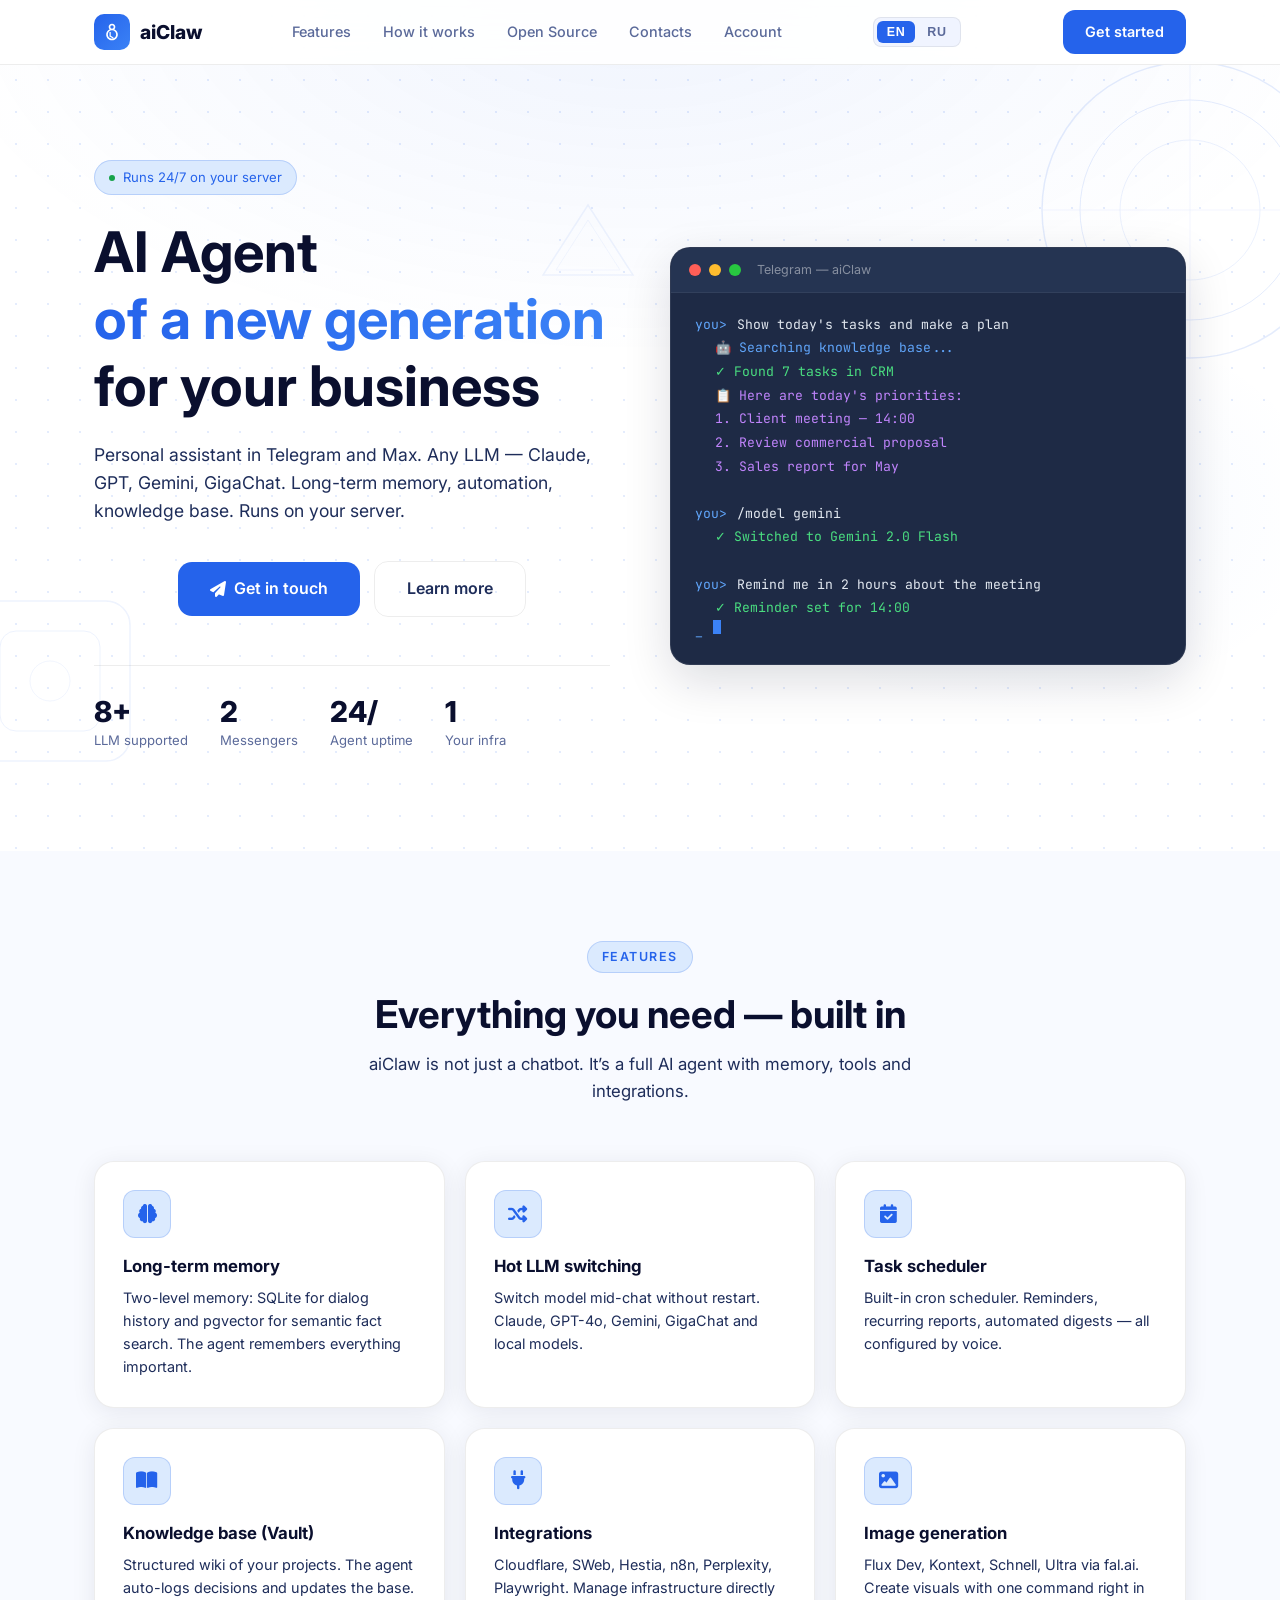
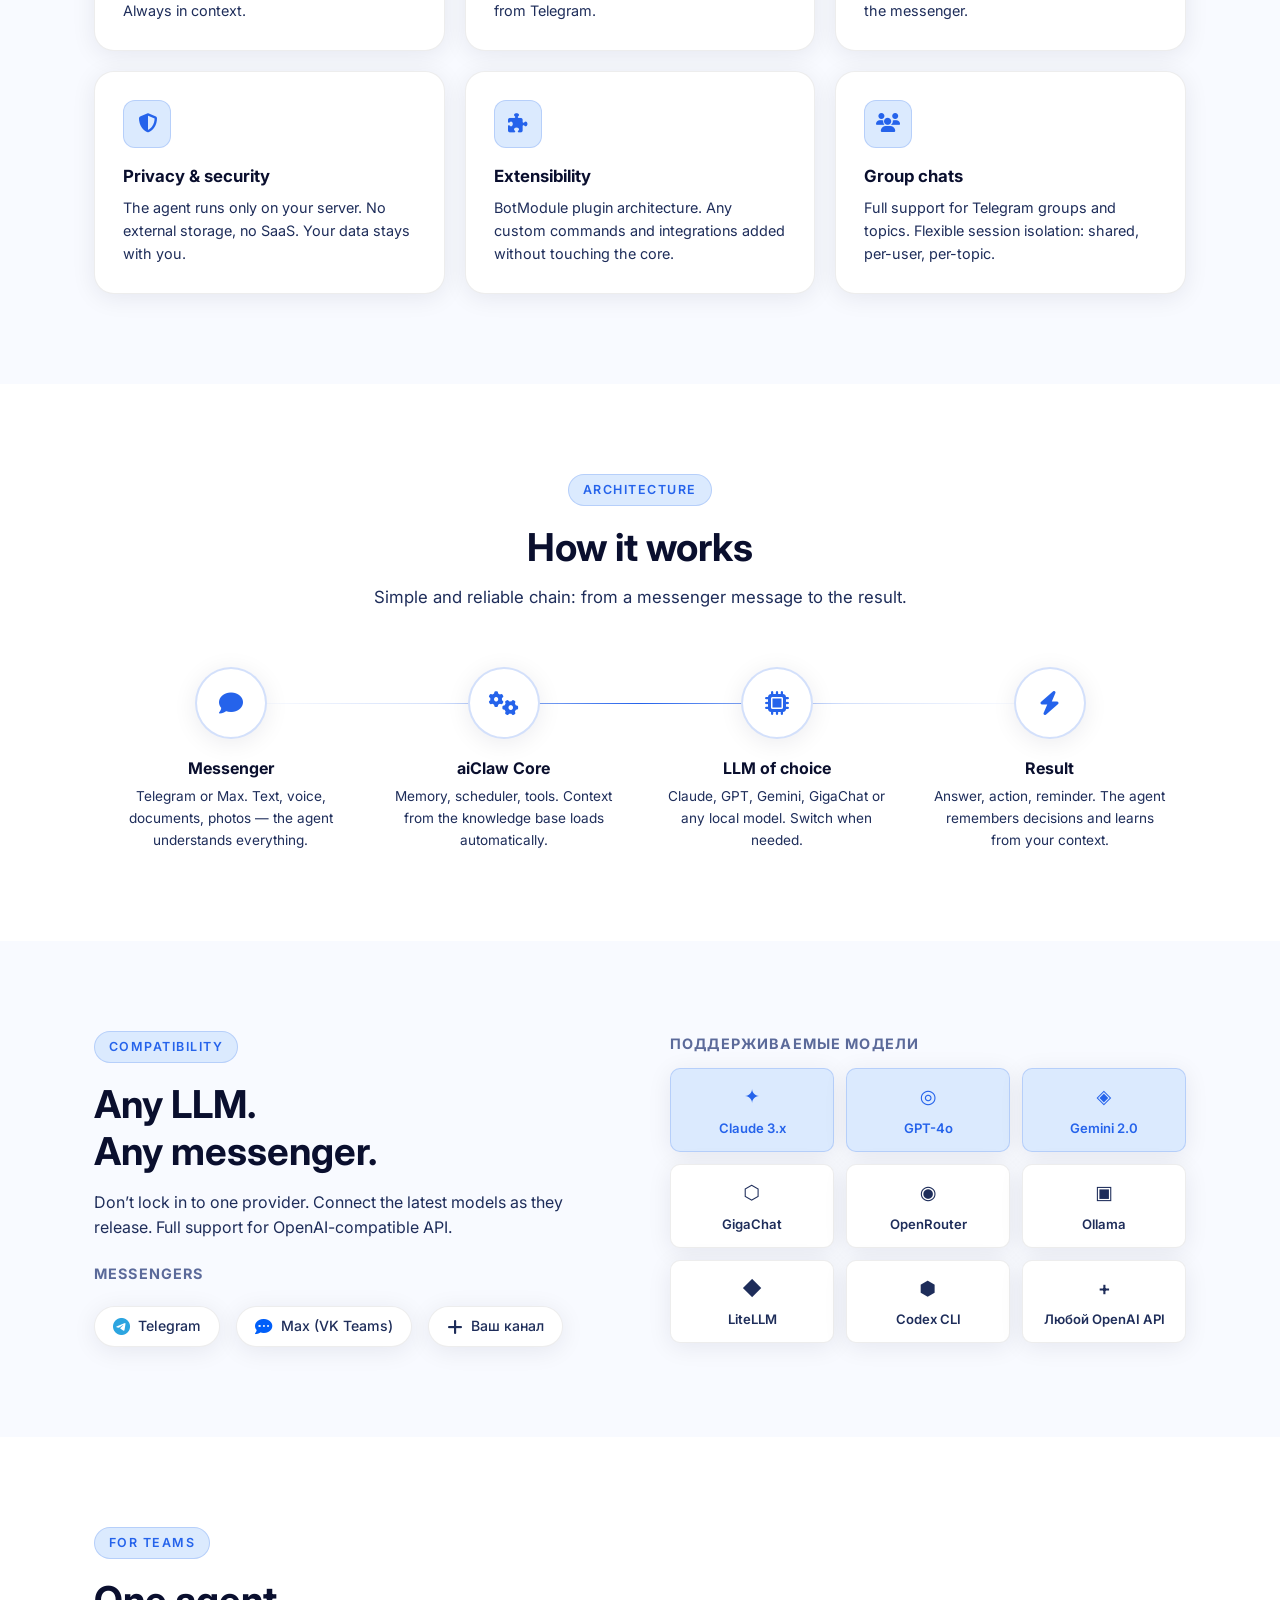
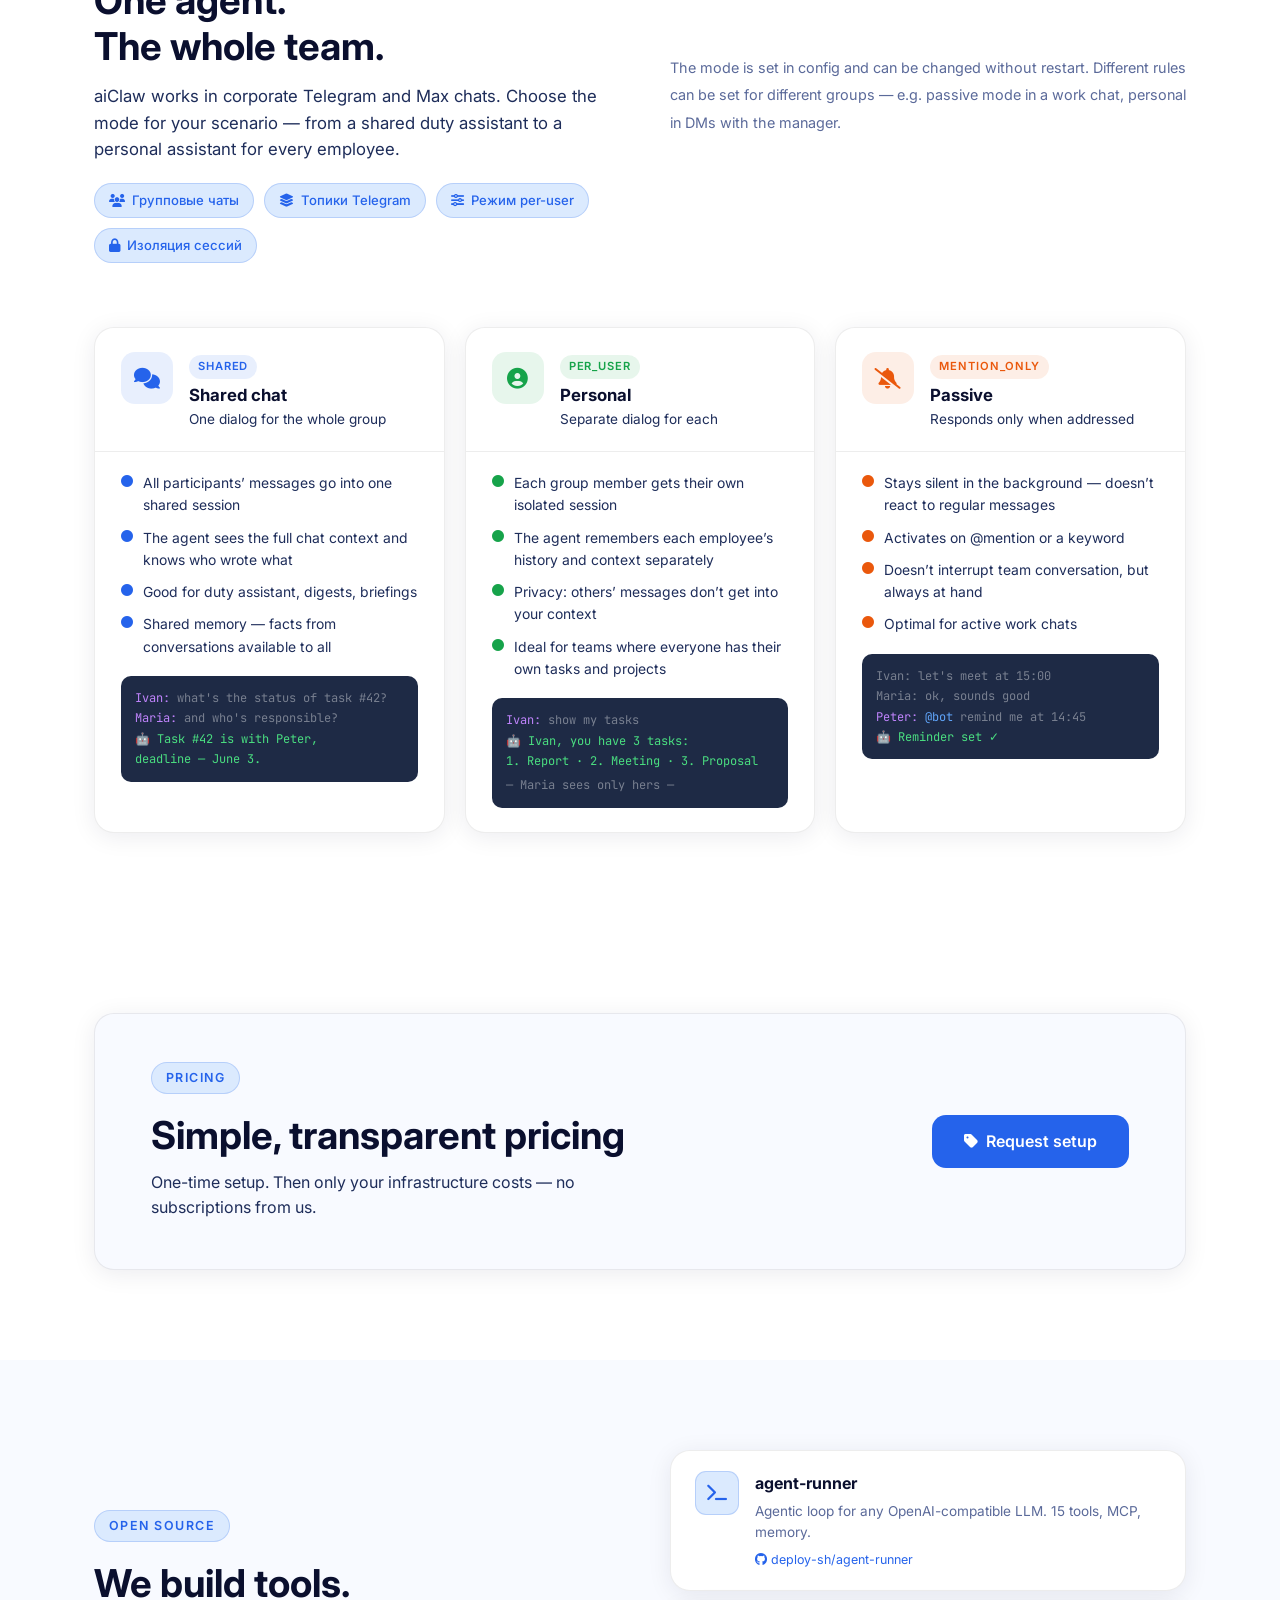
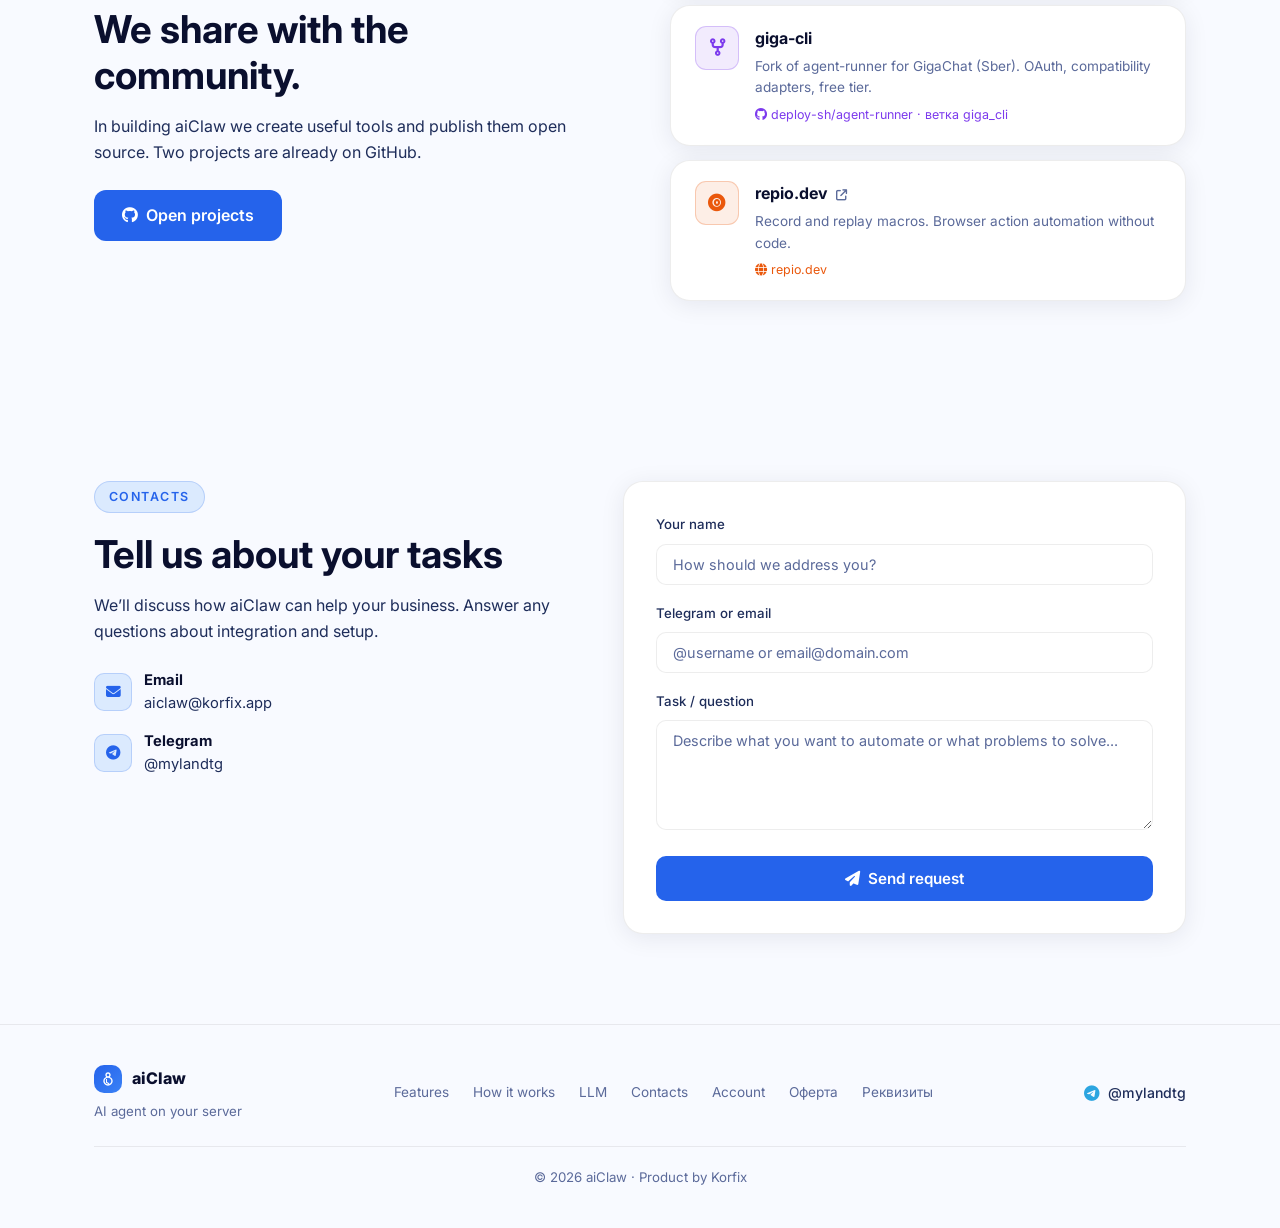
<file: index.html>
<!DOCTYPE html>
<html lang="en">
<head>
  <meta charset="UTF-8">
  <meta name="viewport" content="width=device-width, initial-scale=1.0">
  <link rel="icon" type="image/svg+xml" href="/favicon.svg">
  <link rel="icon" type="image/png" sizes="32x32" href="/favicon-32.png">
  <link rel="alternate icon" href="/favicon.ico">
  <link rel="apple-touch-icon" href="/apple-touch-icon.png">
  <meta name="description" content="Personal AI agent in Telegram and Max. Any LLM — Claude, GPT, Gemini, GigaChat. Long-term memory, automation, knowledge base. Runs on your server.">
  <meta name="keywords" content="AI agent, Telegram bot, LLM, Claude, GPT, Gemini, GigaChat, automation, aiClaw, AI assistant">
  <meta name="robots" content="index, follow">
  <link rel="canonical" href="https://aiclaw.korfix.app/">
  <title>aiClaw — AI Agent for Business | Telegram &amp; Max</title>

  <!-- Open Graph -->
  <meta property="og:type" content="website">
  <meta property="og:url" content="https://aiclaw.korfix.app/">
  <meta property="og:site_name" content="aiClaw">
  <meta property="og:title" content="aiClaw — AI Agent for Business">
  <meta property="og:description" content="Personal AI agent in Telegram and Max. Any LLM, long-term memory, automation. Runs on your server.">
  <meta property="og:image" content="https://aiclaw.korfix.app/og-image.png">
  <meta property="og:image:width" content="1200">
  <meta property="og:image:height" content="630">
  <meta property="og:image:alt" content="aiClaw — AI Agent for Business">
  <meta property="og:locale" content="en_US">

  <!-- Twitter Card -->
  <meta name="twitter:card" content="summary_large_image">
  <meta name="twitter:title" content="aiClaw — AI Agent for Business">
  <meta name="twitter:description" content="Personal AI agent in Telegram and Max. Any LLM, long-term memory, automation. Runs on your server.">
  <meta name="twitter:image" content="https://aiclaw.korfix.app/og-image.png">

  <!-- Schema.org -->
  <script type="application/ld+json">
  {"@context":"https://schema.org","@type":"SoftwareApplication","name":"aiClaw","applicationCategory":"BusinessApplication","operatingSystem":"Linux","description":"Personal AI agent in Telegram and Max messengers. Supports any LLM: Claude, GPT-4o, Gemini, GigaChat, Ollama. Long-term memory, task scheduler, knowledge base, integrations. Deployed on client server.","url":"https://aiclaw.korfix.app","offers":{"@type":"Offer","seller":{"@type":"Organization","name":"Korfix","url":"https://korfix.ru"}},"contactPoint":{"@type":"ContactPoint","contactType":"sales","email":"aiclaw@korfix.app"}}
  </script>

  <link rel="stylesheet" href="https://cdnjs.cloudflare.com/ajax/libs/font-awesome/6.4.0/css/all.min.css">
  <link href="https://fonts.googleapis.com/css2?family=Inter:wght@300;400;500;600;700;800&family=JetBrains+Mono:wght@400;600&display=swap" rel="stylesheet">
  <link rel="stylesheet" href="css/style.css">
</head>
<body>

<!-- ── NAV ── -->
<nav>
  <div class="nav-inner">
    <a class="logo" href="#">
      <div class="logo-icon">
        <svg viewBox="0 0 24 24" xmlns="http://www.w3.org/2000/svg">
          <path d="M12 2C9.5 2 8 4 8 6c0 1.2.5 2.2 1.2 3C6.5 10 5 12.5 5 15c0 3.9 3.1 7 7 7s7-3.1 7-7c0-2.5-1.5-5-4.2-6 .7-.8 1.2-1.8 1.2-3 0-2-1.5-4-4-4zm0 2c1 0 2 .9 2 2s-1 2-2 2-2-.9-2-2 1-2 2-2zm0 6c2.8 0 5 2.2 5 5s-2.2 5-5 5-5-2.2-5-5 2.2-5 5-5zm-1.5 2v4.5l3.5 2-.8 1.4-4.2-2.4V12h1.5z"/>
        </svg>
      </div>
      aiClaw
    </a>
    <ul class="nav-links">
      <li><a href="#features" data-i18n="nav_features">Features</a></li>
      <li><a href="#how" data-i18n="nav_how">How it works</a></li>
      <li><a href="/opensource.html" data-i18n="nav_oss">Open Source</a></li>
      <li><a href="#contact" data-i18n="nav_contact">Contacts</a></li>
      <li><a href="/cabinet/login.php" data-i18n="nav_cabinet">Account</a></li>
    </ul>
    <div class="lang-toggle">
      <button class="lang-btn active" data-lang="en" onclick="setLang('en')">EN</button>
      <button class="lang-btn" data-lang="ru" onclick="setLang('ru')">RU</button>
    </div>
    <a href="#contact" class="btn btn-primary" data-i18n="nav_cta">Get started</a>
  </div>
</nav>

<!-- ── HERO ── -->
<section id="hero">
  <div class="hero-bg">
    <!-- floating geometric shapes -->
    <svg class="hero-shape hero-shape-1" viewBox="0 0 300 300" fill="none" xmlns="http://www.w3.org/2000/svg">
      <circle cx="150" cy="150" r="148" stroke="#2563eb" stroke-width="1.5"/>
      <circle cx="150" cy="150" r="110" stroke="#2563eb" stroke-width="1"/>
      <circle cx="150" cy="150" r="70" stroke="#2563eb" stroke-width="0.75"/>
      <line x1="2" y1="150" x2="298" y2="150" stroke="#2563eb" stroke-width="0.5"/>
      <line x1="150" y1="2" x2="150" y2="298" stroke="#2563eb" stroke-width="0.5"/>
    </svg>
    <svg class="hero-shape hero-shape-2" viewBox="0 0 180 180" fill="none" xmlns="http://www.w3.org/2000/svg">
      <rect x="10" y="10" width="160" height="160" rx="24" stroke="#2563eb" stroke-width="1.5"/>
      <rect x="40" y="40" width="100" height="100" rx="16" stroke="#2563eb" stroke-width="1"/>
      <circle cx="90" cy="90" r="20" stroke="#2563eb" stroke-width="0.75"/>
    </svg>
    <svg class="hero-shape hero-shape-3" viewBox="0 0 100 100" fill="none" xmlns="http://www.w3.org/2000/svg">
      <polygon points="50,5 95,75 5,75" stroke="#2563eb" stroke-width="1.5" fill="none"/>
      <polygon points="50,20 82,70 18,70" stroke="#2563eb" stroke-width="0.75" fill="none"/>
    </svg>
  </div>
  <div class="container">
    <div class="hero-grid">
      <div>
        <div class="hero-badge">
          <span class="dot"></span>
          <span data-i18n="hero_badge">Runs 24/7 on your server</span>
        </div>
        <h1 class="hero-title" data-i18n-html="hero_title">AI Agent<br><span class="accent">of a new generation</span><br>for your business</h1>
        <p class="hero-desc" data-i18n="hero_desc">Personal assistant in Telegram and Max. Any LLM — Claude, GPT, Gemini, GigaChat. Long-term memory, automation, knowledge base. Runs on your server.</p>
        <div class="hero-actions">
          <a href="#contact" class="btn btn-primary btn-lg">
            <i class="fas fa-paper-plane"></i>
            <span data-i18n="hero_cta">Get in touch</span>
          </a>
          <a href="#features" class="btn btn-outline btn-lg" data-i18n="hero_more">Learn more</a>
        </div>
        <div class="hero-stats">
          <div>
            <div class="hero-stat-num">8+</div>
            <div class="hero-stat-label" data-i18n="stat_llm">LLM supported</div>
          </div>
          <div>
            <div class="hero-stat-num">2</div>
            <div class="hero-stat-label" data-i18n="stat_msg">Messengers</div>
          </div>
          <div>
            <div class="hero-stat-num">24/7</div>
            <div class="hero-stat-label" data-i18n="stat_uptime">Agent uptime</div>
          </div>
          <div>
            <div class="hero-stat-num">1</div>
            <div class="hero-stat-label" data-i18n="stat_server">Your infra</div>
          </div>
        </div>
      </div>
      <div class="terminal">
        <div class="terminal-header">
          <span class="term-dot r"></span>
          <span class="term-dot y"></span>
          <span class="term-dot g"></span>
          <span class="term-title">Telegram — aiClaw</span>
        </div>
        <div class="terminal-body">
          <div class="term-line">
            <span class="term-prompt">you&gt;</span>
            <span class="term-cmd">Show today's tasks and make a plan</span>
          </div>
          <div class="term-output info">🤖 Searching knowledge base...</div>
          <div class="term-output ok">✓ Found 7 tasks in CRM</div>
          <div class="term-output bot">📋 Here are today's priorities:</div>
          <div class="term-output bot">1. Client meeting — 14:00</div>
          <div class="term-output bot">2. Review commercial proposal</div>
          <div class="term-output bot">3. Sales report for May</div>
          <br>
          <div class="term-line">
            <span class="term-prompt">you&gt;</span>
            <span class="term-cmd">/model gemini</span>
          </div>
          <div class="term-output ok">✓ Switched to Gemini 2.0 Flash</div>
          <br>
          <div class="term-line">
            <span class="term-prompt">you&gt;</span>
            <span class="term-cmd">Remind me in 2 hours about the meeting</span>
          </div>
          <div class="term-output ok">✓ Reminder set for 14:00</div>
          <div class="term-line">
            <span class="term-prompt">_</span>
            <span class="term-cursor"></span>
          </div>
        </div>
      </div>
    </div>
  </div>
</section>

<!-- ── FEATURES ── -->
<section id="features">
  <div class="container">
    <div class="section-header reveal">
      <div class="section-label" data-i18n="feat_label">Features</div>
      <h2 data-i18n="feat_title">Everything you need — built in</h2>
      <p data-i18n="feat_subtitle">aiClaw is not just a chatbot. It's a full AI agent with memory, tools and integrations.</p>
    </div>
    <div class="features-grid">
      <div class="feature-card">
        <div class="feature-icon"><i class="fas fa-brain"></i></div>
        <h3 data-i18n="f1_title">Long-term memory</h3>
        <p data-i18n="f1_desc">Two-level memory: SQLite for dialog history and pgvector for semantic fact search. The agent remembers everything important.</p>
      </div>
      <div class="feature-card">
        <div class="feature-icon"><i class="fas fa-shuffle"></i></div>
        <h3 data-i18n="f2_title">Hot LLM switching</h3>
        <p data-i18n="f2_desc">Switch model mid-chat without restart. Claude, GPT-4o, Gemini, GigaChat and local models.</p>
      </div>
      <div class="feature-card">
        <div class="feature-icon"><i class="fas fa-calendar-check"></i></div>
        <h3 data-i18n="f3_title">Task scheduler</h3>
        <p data-i18n="f3_desc">Built-in cron scheduler. Reminders, recurring reports, automated digests — all configured by voice.</p>
      </div>
      <div class="feature-card">
        <div class="feature-icon"><i class="fas fa-book-open"></i></div>
        <h3 data-i18n="f4_title">Knowledge base (Vault)</h3>
        <p data-i18n="f4_desc">Structured wiki of your projects. The agent auto-logs decisions and updates the base. Always in context.</p>
      </div>
      <div class="feature-card">
        <div class="feature-icon"><i class="fas fa-plug"></i></div>
        <h3 data-i18n="f5_title">Integrations</h3>
        <p data-i18n="f5_desc">Cloudflare, SWeb, Hestia, n8n, Perplexity, Playwright. Manage infrastructure directly from Telegram.</p>
      </div>
      <div class="feature-card">
        <div class="feature-icon"><i class="fas fa-image"></i></div>
        <h3 data-i18n="f6_title">Image generation</h3>
        <p data-i18n="f6_desc">Flux Dev, Kontext, Schnell, Ultra via fal.ai. Create visuals with one command right in the messenger.</p>
      </div>
      <div class="feature-card">
        <div class="feature-icon"><i class="fas fa-shield-halved"></i></div>
        <h3 data-i18n="f7_title">Privacy &amp; security</h3>
        <p data-i18n="f7_desc">The agent runs only on your server. No external storage, no SaaS. Your data stays with you.</p>
      </div>
      <div class="feature-card">
        <div class="feature-icon"><i class="fas fa-puzzle-piece"></i></div>
        <h3 data-i18n="f8_title">Extensibility</h3>
        <p data-i18n="f8_desc">BotModule plugin architecture. Any custom commands and integrations added without touching the core.</p>
      </div>
      <div class="feature-card">
        <div class="feature-icon"><i class="fas fa-users"></i></div>
        <h3 data-i18n="f9_title">Group chats</h3>
        <p data-i18n="f9_desc">Full support for Telegram groups and topics. Flexible session isolation: shared, per-user, per-topic.</p>
      </div>
    </div>
  </div>
</section>

<!-- ── HOW IT WORKS ── -->
<section id="how">
  <div class="container">
    <div class="section-header reveal">
      <div class="section-label" data-i18n="how_label">Architecture</div>
      <h2 data-i18n="how_title">How it works</h2>
      <p data-i18n="how_subtitle">Simple and reliable chain: from a messenger message to the result.</p>
    </div>
    <div class="flow-grid">
      <div class="flow-step">
        <div class="flow-num"><i class="fas fa-comment"></i></div>
        <h3 data-i18n="how1_title">Messenger</h3>
        <p data-i18n="how1_desc">Telegram or Max. Text, voice, documents, photos — the agent understands everything.</p>
      </div>
      <div class="flow-step">
        <div class="flow-num"><i class="fas fa-cogs"></i></div>
        <h3>aiClaw Core</h3>
        <p data-i18n="how2_desc">Memory, scheduler, tools. Context from the knowledge base loads automatically.</p>
      </div>
      <div class="flow-step">
        <div class="flow-num"><i class="fas fa-microchip"></i></div>
        <h3 data-i18n="how3_title">LLM of choice</h3>
        <p data-i18n="how3_desc">Claude, GPT, Gemini, GigaChat or any local model. Switch when needed.</p>
      </div>
      <div class="flow-step">
        <div class="flow-num"><i class="fas fa-bolt"></i></div>
        <h3 data-i18n="how4_title">Result</h3>
        <p data-i18n="how4_desc">Answer, action, reminder. The agent remembers decisions and learns from your context.</p>
      </div>
    </div>
  </div>
</section>

<!-- ── LLMS ── -->
<section id="llms">
  <div class="container">
    <div class="llms-wrapper">
      <div class="reveal">
        <div class="section-label" data-i18n="llm_label">Compatibility</div>
        <h2 data-i18n-html="llm_title">Any LLM.<br>Any messenger.</h2>
        <p style="margin: 16px 0 24px;" data-i18n="llm_desc">Don't lock in to one provider. Connect the latest models as they release. Full support for OpenAI-compatible API.</p>

        <h3 style="font-size:0.9rem; color:var(--text3); text-transform:uppercase; letter-spacing:.08em; margin-bottom:12px;" data-i18n="llm_msg_label">Messengers</h3>
        <div class="messengers">
          <div class="messenger-badge tg">
            <i class="fab fa-telegram"></i>
            Telegram
          </div>
          <div class="messenger-badge max">
            <i class="fas fa-comment-dots"></i>
            Max (VK Teams)
          </div>
          <div class="messenger-badge">
            <i class="fas fa-plus"></i>
            Ваш канал
          </div>
        </div>
      </div>
      <div>
        <h3 style="font-size:0.9rem; color:var(--text3); text-transform:uppercase; letter-spacing:.08em; margin-bottom:16px;">Поддерживаемые модели</h3>
        <div class="llm-grid">
          <div class="llm-chip featured">
            <span class="chip-icon">✦</span>
            Claude 3.x
          </div>
          <div class="llm-chip featured">
            <span class="chip-icon">◎</span>
            GPT-4o
          </div>
          <div class="llm-chip featured">
            <span class="chip-icon">◈</span>
            Gemini 2.0
          </div>
          <div class="llm-chip">
            <span class="chip-icon">⬡</span>
            GigaChat
          </div>
          <div class="llm-chip">
            <span class="chip-icon">◉</span>
            OpenRouter
          </div>
          <div class="llm-chip">
            <span class="chip-icon">▣</span>
            Ollama
          </div>
          <div class="llm-chip">
            <span class="chip-icon">◆</span>
            LiteLLM
          </div>
          <div class="llm-chip">
            <span class="chip-icon">⬢</span>
            Codex CLI
          </div>
          <div class="llm-chip">
            <span class="chip-icon">+</span>
            Любой OpenAI API
          </div>
        </div>
      </div>
    </div>
  </div>
</section>

<!-- ── TEAM ── -->
<section id="team">
  <div class="container">
    <div class="team-intro">
      <div class="reveal">
        <div class="section-label" data-i18n="team_label">For teams</div>
        <h2 data-i18n-html="team_title">One agent.<br>The whole team.</h2>
        <p data-i18n="team_desc">aiClaw works in corporate Telegram and Max chats. Choose the mode for your scenario — from a shared duty assistant to a personal assistant for every employee.</p>
        <div class="team-badges">
          <div class="team-badge"><i class="fas fa-users"></i> Групповые чаты</div>
          <div class="team-badge"><i class="fas fa-layer-group"></i> Топики Telegram</div>
          <div class="team-badge"><i class="fas fa-sliders"></i> Режим per-user</div>
          <div class="team-badge"><i class="fas fa-lock"></i> Изоляция сессий</div>
        </div>
      </div>
      <div class="reveal">
        <p style="font-size:0.9rem; color:var(--text3); line-height:1.9;" data-i18n="team_note">The mode is set in config and can be changed without restart. Different rules can be set for different groups — e.g. passive mode in a work chat, personal in DMs with the manager.</p>
      </div>
    </div>

    <div class="modes-grid">

      <!-- Shared chat -->
      <div class="mode-card">
        <div class="mode-header">
          <div class="mode-icon shared"><i class="fas fa-comments"></i></div>
          <div>
            <span class="mode-tag shared" data-i18n="mode1_tag">shared</span>
            <h3 data-i18n="mode1_title">Shared chat</h3>
            <p data-i18n="mode1_sub">One dialog for the whole group</p>
          </div>
        </div>
        <div class="mode-body">
          <ul class="mode-features">
            <li>
              <i class="fas fa-circle shared"></i>
              <span data-i18n="mode1_f1">All participants' messages go into one shared session</span>
            </li>
            <li>
              <i class="fas fa-circle shared"></i>
              <span data-i18n="mode1_f2">The agent sees the full chat context and knows who wrote what</span>
            </li>
            <li>
              <i class="fas fa-circle shared"></i>
              <span data-i18n="mode1_f3">Good for duty assistant, digests, briefings</span>
            </li>
            <li>
              <i class="fas fa-circle shared"></i>
              <span data-i18n="mode1_f4">Shared memory — facts from conversations available to all</span>
            </li>
          </ul>
          <div class="mode-mini-terminal">
            <div><span class="mt-name">Ivan:</span> <span class="mt-dim">what's the status of task #42?</span></div>
            <div><span class="mt-name">Maria:</span> <span class="mt-dim">and who's responsible?</span></div>
            <div><span class="mt-bot">🤖 Task #42 is with Peter,</span></div>
            <div><span class="mt-bot">   deadline — June 3.</span></div>
          </div>
        </div>
      </div>

      <!-- Personal -->
      <div class="mode-card">
        <div class="mode-header">
          <div class="mode-icon personal"><i class="fas fa-user-circle"></i></div>
          <div>
            <span class="mode-tag personal" data-i18n="mode2_tag">per_user</span>
            <h3 data-i18n="mode2_title">Personal</h3>
            <p data-i18n="mode2_sub">Separate dialog for each</p>
          </div>
        </div>
        <div class="mode-body">
          <ul class="mode-features">
            <li>
              <i class="fas fa-circle personal"></i>
              <span data-i18n="mode2_f1">Each group member gets their own isolated session</span>
            </li>
            <li>
              <i class="fas fa-circle personal"></i>
              <span data-i18n="mode2_f2">The agent remembers each employee's history and context separately</span>
            </li>
            <li>
              <i class="fas fa-circle personal"></i>
              <span data-i18n="mode2_f3">Privacy: others' messages don't get into your context</span>
            </li>
            <li>
              <i class="fas fa-circle personal"></i>
              <span data-i18n="mode2_f4">Ideal for teams where everyone has their own tasks and projects</span>
            </li>
          </ul>
          <div class="mode-mini-terminal">
            <div><span class="mt-name">Ivan:</span> <span class="mt-dim">show my tasks</span></div>
            <div><span class="mt-bot">🤖 Ivan, you have 3 tasks:</span></div>
            <div><span class="mt-bot">   1. Report · 2. Meeting · 3. Proposal</span></div>
            <div class="mt-dim" style="margin-top:4px;">— Maria sees only hers —</div>
          </div>
        </div>
      </div>

      <!-- Passive -->
      <div class="mode-card">
        <div class="mode-header">
          <div class="mode-icon passive"><i class="fas fa-bell-slash"></i></div>
          <div>
            <span class="mode-tag passive" data-i18n="mode3_tag">mention_only</span>
            <h3 data-i18n="mode3_title">Passive</h3>
            <p data-i18n="mode3_sub">Responds only when addressed</p>
          </div>
        </div>
        <div class="mode-body">
          <ul class="mode-features">
            <li>
              <i class="fas fa-circle passive"></i>
              <span data-i18n="mode3_f1">Stays silent in the background — doesn't react to regular messages</span>
            </li>
            <li>
              <i class="fas fa-circle passive"></i>
              <span data-i18n="mode3_f2">Activates on @mention or a keyword</span>
            </li>
            <li>
              <i class="fas fa-circle passive"></i>
              <span data-i18n="mode3_f3">Doesn't interrupt team conversation, but always at hand</span>
            </li>
            <li>
              <i class="fas fa-circle passive"></i>
              <span data-i18n="mode3_f4">Optimal for active work chats</span>
            </li>
          </ul>
          <div class="mode-mini-terminal">
            <div><span class="mt-dim">Ivan: let's meet at 15:00</span></div>
            <div><span class="mt-dim">Maria: ok, sounds good</span></div>
            <div><span class="mt-name">Peter:</span> <span class="mt-prompt">@bot</span> <span class="mt-dim">remind me at 14:45</span></div>
            <div><span class="mt-bot">🤖 Reminder set ✓</span></div>
          </div>
        </div>
      </div>

    </div>
  </div>
</section>

<!-- ── PRICING ── -->
<section id="pricing">
  <div class="container">
    <div class="pricing-teaser reveal">
      <div>
        <div class="section-label" data-i18n="pricing_label">Pricing</div>
        <h2 data-i18n="pricing_title">From $2,500 — on your server</h2>
        <p data-i18n="pricing_sub">One-time setup. Then only your infrastructure costs — no subscriptions from us.</p>
      </div>
      <a href="/prices.html" class="btn btn-primary btn-lg">
        <i class="fas fa-tag"></i>
        <span data-i18n="pricing_btn">See full pricing</span>
      </a>
    </div>
  </div>
</section>


<!-- ── OPEN SOURCE ── -->
<section id="opensource">
  <div class="container">
    <div style="display:grid; grid-template-columns:1fr 1fr; gap:60px; align-items:center;">
      <div class="reveal">
        <div class="section-label" data-i18n="oss_label">Open Source</div>
        <h2 data-i18n-html="oss_title">We build tools.<br>We share with the community.</h2>
        <p style="margin:16px 0 24px;" data-i18n="oss_desc">In building aiClaw we create useful tools and publish them open source. Two projects are already on GitHub.</p>
        <a href="/opensource.html" class="btn btn-primary" style="font-size:1rem; padding:13px 28px;">
          <i class="fab fa-github"></i>
          <span data-i18n="oss_btn">Open projects</span>
        </a>
      </div>
      <div style="display:flex; flex-direction:column; gap:14px;" class="reveal">
        <a href="/opensource.html#agent-runner" class="oss-project-link">
          <div class="oss-project-card">
            <div class="opc-icon" style="background:var(--blue-dim); border:1px solid var(--border2); color:var(--blue);">
              <i class="fas fa-terminal"></i>
            </div>
            <div>
              <div class="opc-title">agent-runner</div>
              <div class="opc-desc" data-i18n="ar_desc">Agentic loop for any OpenAI-compatible LLM. 15 tools, MCP, memory.</div>
              <div class="opc-repo" style="color:var(--blue);"><i class="fab fa-github" style="margin-right:4px;"></i>deploy-sh/agent-runner</div>
            </div>
          </div>
        </a>
        <a href="/opensource.html#giga-cli" class="oss-project-link">
          <div class="oss-project-card">
            <div class="opc-icon" style="background:var(--purple-glow); border:1px solid rgba(124,58,237,.25); color:var(--purple);">
              <i class="fas fa-code-fork"></i>
            </div>
            <div>
              <div class="opc-title">giga-cli</div>
              <div class="opc-desc" data-i18n="gc_desc">Fork of agent-runner for GigaChat (Sber). OAuth, compatibility adapters, free tier.</div>
              <div class="opc-repo" style="color:var(--purple);"><i class="fab fa-github" style="margin-right:4px;"></i>deploy-sh/agent-runner · ветка giga_cli</div>
            </div>
          </div>
        </a>
        <a href="https://repio.dev" target="_blank" class="oss-project-link">
          <div class="oss-project-card">
            <div class="opc-icon" style="background:var(--orange-glow); border:1px solid rgba(234,88,12,.25); color:var(--orange);">
              <i class="fas fa-record-vinyl"></i>
            </div>
            <div>
              <div class="opc-title">repio.dev <i class="fas fa-arrow-up-right-from-square" style="font-size:0.7rem; color:var(--text3); margin-left:4px;"></i></div>
              <div class="opc-desc" data-i18n="rp_desc">Record and replay macros. Browser action automation without code.</div>
              <div class="opc-repo" style="color:var(--orange);"><i class="fas fa-globe" style="margin-right:4px;"></i>repio.dev</div>
            </div>
          </div>
        </a>
      </div>
    </div>
  </div>
</section>

<!-- ── CONTACT ── -->
<section id="contact">
  <div class="container">
    <div class="contact-wrapper">
      <div class="contact-info reveal">
        <div class="section-label" data-i18n="contact_label">Contacts</div>
        <h2 data-i18n="contact_title">Tell us about your tasks</h2>
        <p data-i18n="contact_desc">We'll discuss how aiClaw can help your business. Answer any questions about integration and setup.</p>
        <div class="contact-links">
          <a class="contact-link" href="mailto:aiclaw@korfix.app">
            <div class="cl-icon"><i class="fas fa-envelope"></i></div>
            <div>
              <strong style="color:var(--text); font-size:0.92rem;" data-i18n="contact_email">Email</strong><br>
              aiclaw@korfix.app
            </div>
          </a>
          <a class="contact-link" href="https://t.me/mylandtg" target="_blank">
            <div class="cl-icon"><i class="fab fa-telegram"></i></div>
            <div>
              <strong style="color:var(--text); font-size:0.92rem;" data-i18n="contact_tg">Telegram</strong><br>
              @mylandtg
            </div>
          </a>
        </div>
      </div>
      <div class="contact-form reveal">
        <form action="https://formsubmit.co/aiclaw@korfix.app" method="POST">
          <input type="hidden" name="_subject" value="Заявка с сайта aiClaw">
          <input type="hidden" name="_captcha" value="false">
          <input type="hidden" name="_next" value="https://aiclaw.korfix.app/?sent=1">
          <div class="form-group">
            <label class="form-label" for="name" data-i18n="form_name">Your name</label>
            <input class="form-control" type="text" id="name" name="name" placeholder="How should we address you?" data-i18n-ph="form_name_ph" required>
          </div>
          <div class="form-group">
            <label class="form-label" for="contact_field" data-i18n="form_contact">Telegram or email</label>
            <input class="form-control" type="text" id="contact_field" name="contact" placeholder="@username or email@domain.com" data-i18n-ph="form_contact_ph" required>
          </div>
          <div class="form-group">
            <label class="form-label" for="message" data-i18n="form_msg">Task / question</label>
            <textarea class="form-control" id="message" name="message" placeholder="Describe what you want to automate or what problems to solve..." data-i18n-ph="form_msg_ph"></textarea>
          </div>
          <button type="submit" class="form-submit">
            <i class="fas fa-paper-plane"></i>
            <span data-i18n="form_btn">Send request</span>
          </button>
        </form>
      </div>
    </div>
  </div>
</section>

<!-- ── FOOTER ── -->
<footer>
  <div class="container">
    <div class="footer-inner">
      <div>
        <a class="logo" href="#" style="font-size:1rem;">
          <div class="logo-icon" style="width:28px;height:28px;">
            <svg viewBox="0 0 24 24" xmlns="http://www.w3.org/2000/svg" style="width:16px;height:16px;fill:#fff;">
              <path d="M12 2C9.5 2 8 4 8 6c0 1.2.5 2.2 1.2 3C6.5 10 5 12.5 5 15c0 3.9 3.1 7 7 7s7-3.1 7-7c0-2.5-1.5-5-4.2-6 .7-.8 1.2-1.8 1.2-3 0-2-1.5-4-4-4zm0 2c1 0 2 .9 2 2s-1 2-2 2-2-.9-2-2 1-2 2-2zm0 6c2.8 0 5 2.2 5 5s-2.2 5-5 5-5-2.2-5-5 2.2-5 5-5zm-1.5 2v4.5l3.5 2-.8 1.4-4.2-2.4V12h1.5z"/>
            </svg>
          </div>
          aiClaw
        </a>
        <p class="footer-copy" style="margin-top:8px;" data-i18n="footer_tagline">AI agent on your server</p>
      </div>
      <div class="footer-links">
        <a href="#features" data-i18n="nav_features">Features</a>
        <a href="#how" data-i18n="nav_how">How it works</a>
        <a href="#llms" data-i18n="nav_llm">LLM</a>
        <a href="#contact" data-i18n="nav_contact">Contacts</a>
        <a href="/cabinet/login.php" data-i18n="nav_cabinet">Account</a>
        <a href="/oferta.php">Оферта</a>
        <a href="/contacts.php">Реквизиты</a>
      </div>
      <a class="footer-tg" href="https://t.me/mylandtg" target="_blank">
        <i class="fab fa-telegram"></i>
        @mylandtg
      </a>
    </div>
    <div style="margin-top:24px; padding-top:20px; border-top:1px solid var(--border); text-align:center;">
      <p class="footer-copy">&copy; <span data-i18n="footer_copy">2026 aiClaw · Product by</span> <a href="https://korfix.ru" style="color:var(--text3);">Korfix</a></p>
    </div>
  </div>
</footer>

<script src="js/main.js?v=20260612"></script>
</body>
</html>
</file>
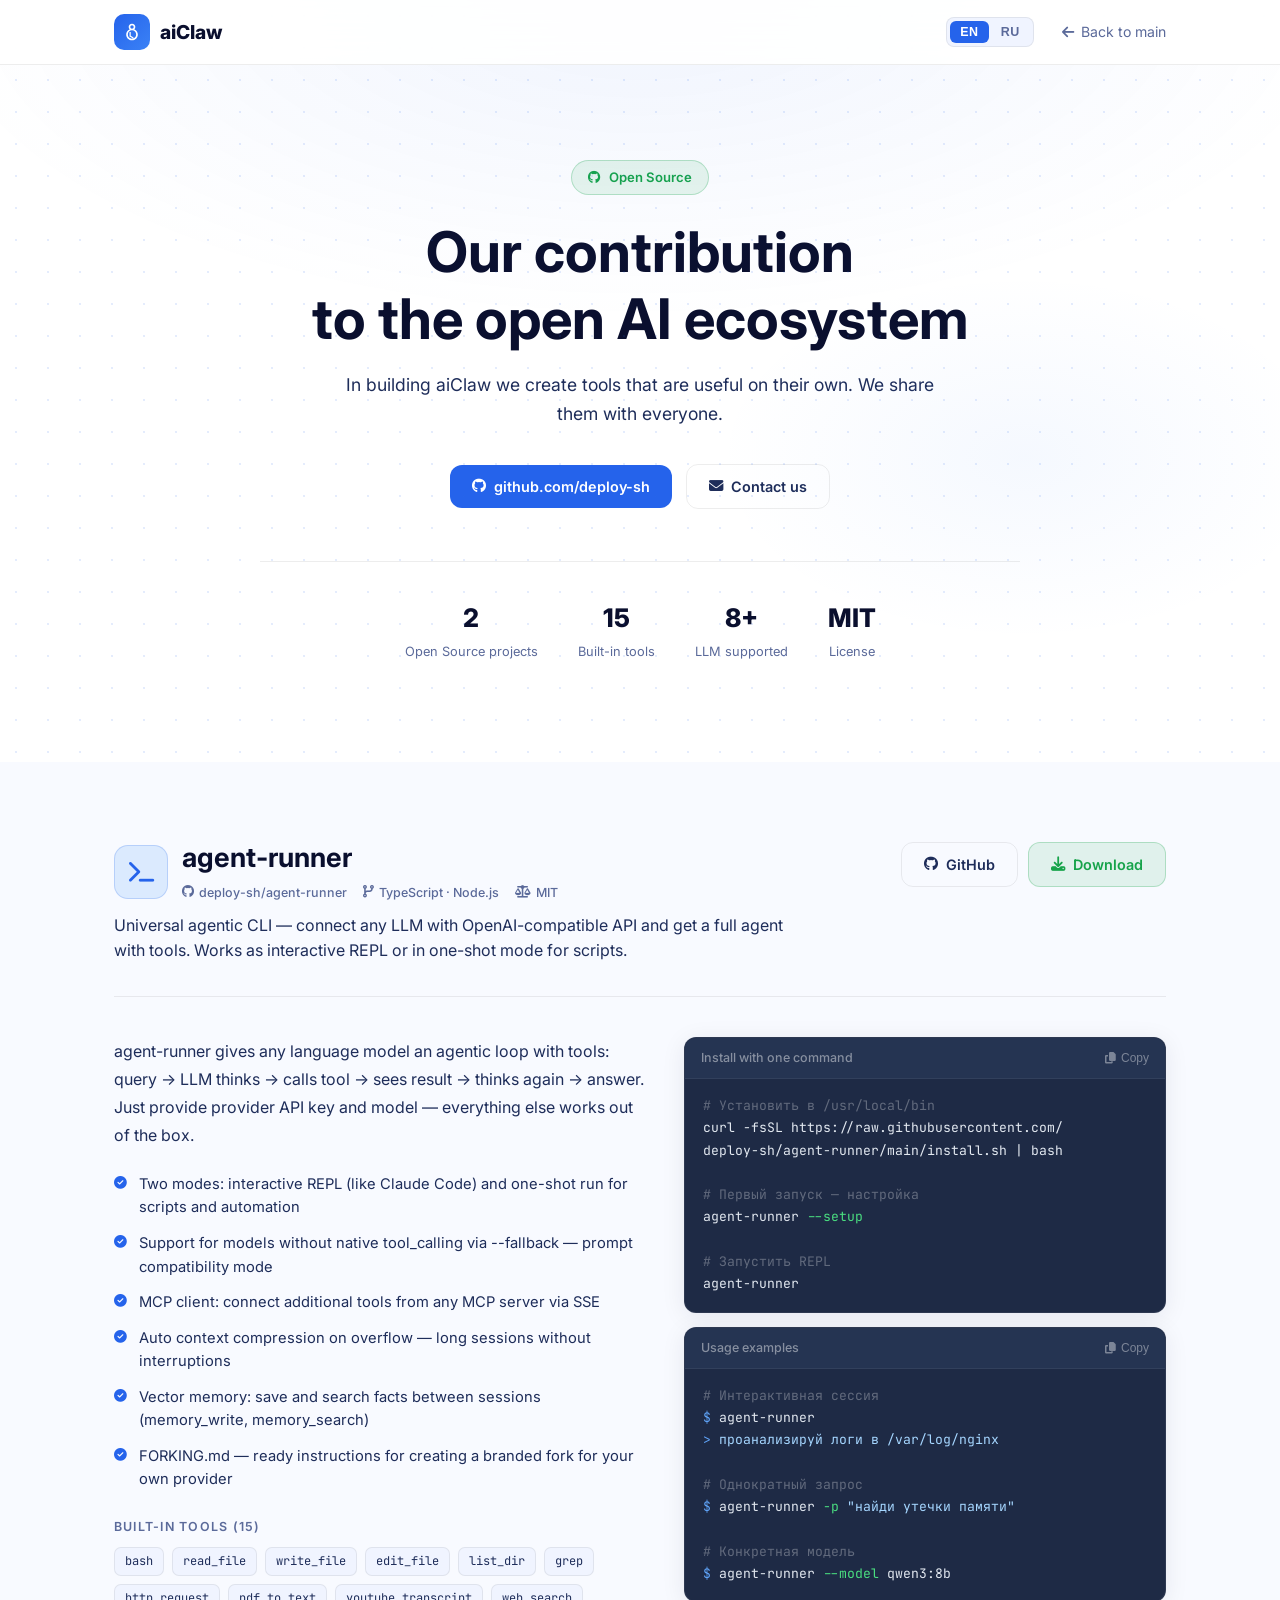
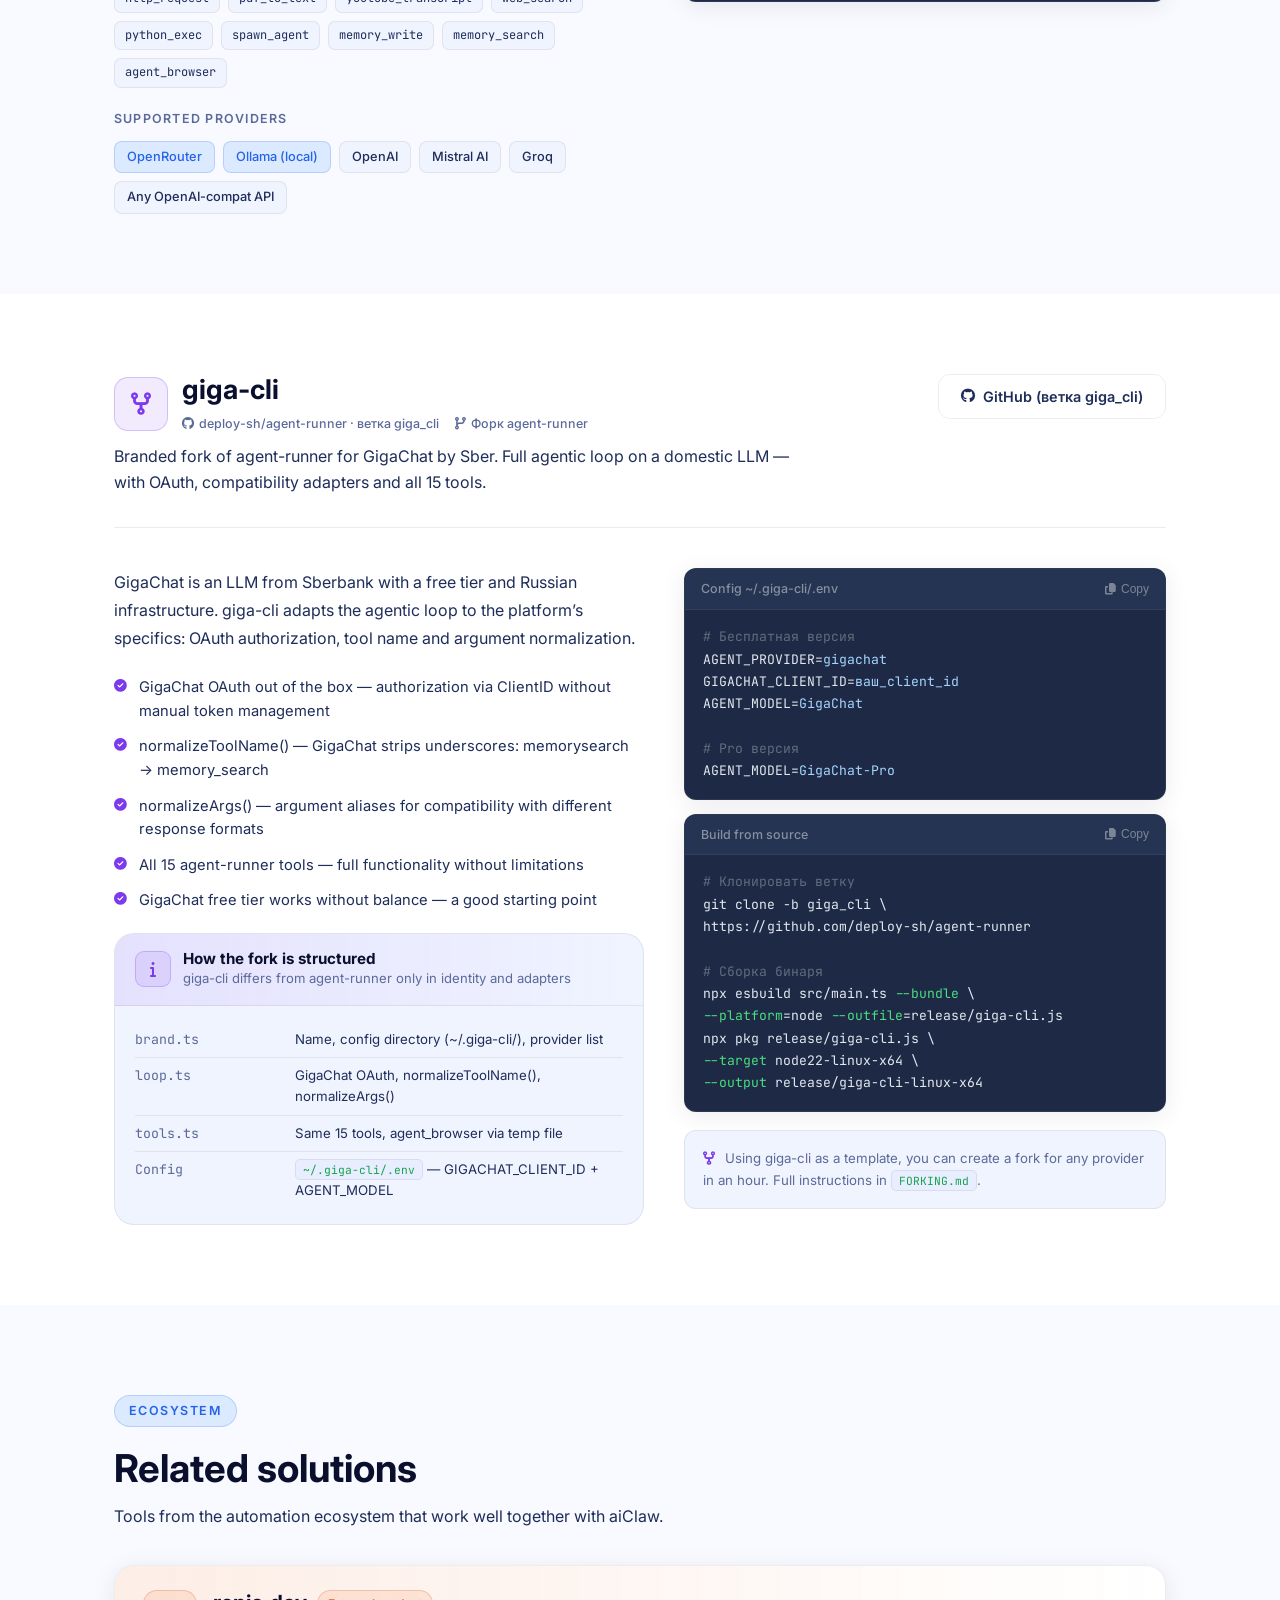
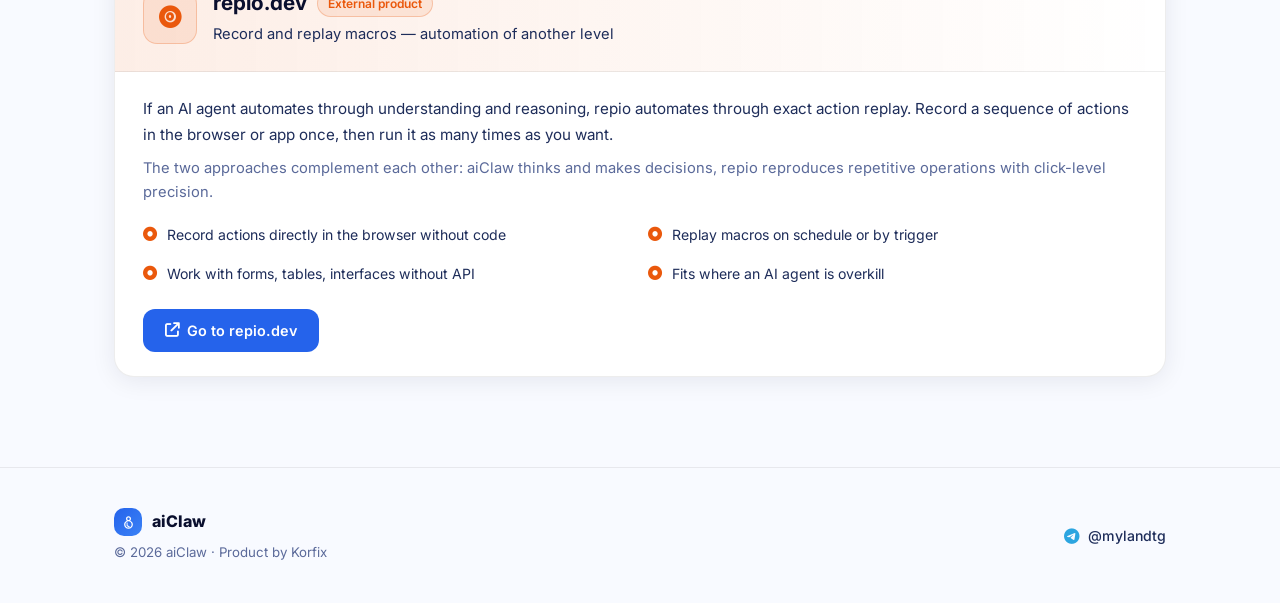
<file: opensource.html>
<!DOCTYPE html>
<html lang="en">
<head>
  <link rel="icon" type="image/svg+xml" href="/favicon.svg">
  <link rel="alternate icon" href="/favicon.ico">
  <link rel="apple-touch-icon" href="/apple-touch-icon.png">
  <meta charset="UTF-8">
  <meta name="viewport" content="width=device-width, initial-scale=1.0">
  <meta name="description" content="Open source projects by aiClaw: agent-runner — agentic CLI for any OpenAI-compatible LLM, and giga-cli — fork for GigaChat by Sber.">
  <meta name="keywords" content="agent-runner, giga-cli, open source, AI agent, CLI, LLM, GigaChat, OpenRouter, Ollama">
  <meta name="robots" content="index, follow">
  <link rel="canonical" href="https://aiclaw.korfix.app/opensource.html">
  <title>Open Source — aiClaw | agent-runner &amp; giga-cli</title>

  <!-- Open Graph -->
  <meta property="og:type" content="website">
  <meta property="og:url" content="https://aiclaw.korfix.app/opensource.html">
  <meta property="og:site_name" content="aiClaw">
  <meta property="og:title" content="Open Source by aiClaw — agent-runner &amp; giga-cli">
  <meta property="og:description" content="agent-runner: agentic loop CLI for any OpenAI-compatible LLM with 15 tools. giga-cli: fork for GigaChat. MIT license.">
  <meta property="og:image" content="https://aiclaw.korfix.app/og-image-oss.png">
  <meta property="og:image:width" content="1200">
  <meta property="og:image:height" content="630">
  <meta property="og:image:alt" content="Open Source by aiClaw — agent-runner &amp; giga-cli">
  <meta property="og:locale" content="en_US">

  <!-- Twitter Card -->
  <meta name="twitter:card" content="summary_large_image">
  <meta name="twitter:title" content="Open Source by aiClaw — agent-runner &amp; giga-cli">
  <meta name="twitter:description" content="agent-runner: agentic loop CLI for any OpenAI-compatible LLM with 15 tools. giga-cli: fork for GigaChat. MIT license.">
  <meta name="twitter:image" content="https://aiclaw.korfix.app/og-image-oss.png">

  <!-- Schema.org -->
  <script type="application/ld+json">
  {"@context":"https://schema.org","@type":"WebPage","name":"Open Source — aiClaw","url":"https://aiclaw.korfix.app/opensource.html","description":"Open source CLI tools for AI automation: agent-runner and giga-cli","isPartOf":{"@type":"WebSite","name":"aiClaw","url":"https://aiclaw.korfix.app"}}
  </script>

  <link rel="stylesheet" href="https://cdnjs.cloudflare.com/ajax/libs/font-awesome/6.4.0/css/all.min.css">
  <link href="https://fonts.googleapis.com/css2?family=Inter:wght@300;400;500;600;700;800&family=JetBrains+Mono:wght@400;600&display=swap" rel="stylesheet">
  <link rel="stylesheet" href="css/style.css">

  <style>
    /* opensource-specific overrides */

    /* fork block — light theme */
    .fork-block {
      background: var(--bg2);
      border: 1px solid var(--border);
      border-radius: var(--radius-lg);
      overflow: hidden;
      margin-top: 20px;
    }

    .fork-block-header {
      background: linear-gradient(90deg, var(--purple-glow), transparent);
      border-bottom: 1px solid var(--border);
      padding: 16px 20px;
      display: flex;
      align-items: center;
      gap: 12px;
    }

    .fork-block-header h4 { font-size: 0.95rem; }
    .fork-block-header p  { font-size: 0.82rem; color: var(--text3); }

    .fork-block-body { padding: 16px 20px; }

    .fork-table {
      width: 100%;
      border-collapse: collapse;
      font-size: 0.83rem;
    }

    .fork-table td {
      padding: 7px 0;
      border-bottom: 1px solid var(--border);
      color: var(--text2);
      vertical-align: top;
    }

    .fork-table td:first-child {
      font-family: 'JetBrains Mono', monospace;
      color: var(--text3);
      width: 160px;
      padding-right: 16px;
    }

    .fork-table tr:last-child td { border-bottom: none; }

    /* ecosystem section */
    #ecosystem { background: var(--bg1); }

    .ecosystem-card {
      background: var(--bg0);
      border: 1px solid var(--border);
      border-radius: var(--radius-lg);
      overflow: hidden;
      transition: border-color .25s, box-shadow .25s;
      box-shadow: var(--shadow);
    }

    .ecosystem-card:hover {
      border-color: rgba(234, 88, 12, 0.3);
      box-shadow: var(--shadow-hover);
    }

    .eco-header {
      background: linear-gradient(90deg, var(--orange-glow), transparent);
      border-bottom: 1px solid var(--border);
      padding: 24px 28px;
      display: flex;
      align-items: flex-start;
      gap: 16px;
    }

    .eco-body { padding: 24px 28px; }

    .eco-grid {
      display: grid;
      grid-template-columns: 1fr 1fr;
      gap: 16px;
      margin-top: 20px;
    }

    .eco-point {
      display: flex;
      align-items: flex-start;
      gap: 10px;
      font-size: 0.88rem;
      color: var(--text2);
    }

    .eco-point i { color: var(--orange); margin-top: 3px; flex-shrink: 0; }

    /* provider chip variants for oss page */
    .provider-chip.featured {
      border-color: var(--border2);
      color: var(--blue);
      background: var(--blue-dim);
    }

    @media (max-width: 860px) {
      .eco-grid { grid-template-columns: 1fr; }
    }
  </style>
</head>
<body>

<!-- ── NAV ── -->
<nav>
  <div class="nav-inner" style="max-width:1100px;">
    <a class="logo" href="/">
      <div class="logo-icon">
        <svg viewBox="0 0 24 24" xmlns="http://www.w3.org/2000/svg">
          <path d="M12 2C9.5 2 8 4 8 6c0 1.2.5 2.2 1.2 3C6.5 10 5 12.5 5 15c0 3.9 3.1 7 7 7s7-3.1 7-7c0-2.5-1.5-5-4.2-6 .7-.8 1.2-1.8 1.2-3 0-2-1.5-4-4-4zm0 2c1 0 2 .9 2 2s-1 2-2 2-2-.9-2-2 1-2 2-2zm0 6c2.8 0 5 2.2 5 5s-2.2 5-5 5-5-2.2-5-5 2.2-5 5-5zm-1.5 2v4.5l3.5 2-.8 1.4-4.2-2.4V12h1.5z"/>
        </svg>
      </div>
      aiClaw
    </a>
    <div style="display:flex; align-items:center; gap:16px;">
      <div class="lang-toggle">
        <button class="lang-btn active" data-lang="en" onclick="setLang('en')">EN</button>
        <button class="lang-btn" data-lang="ru" onclick="setLang('ru')">RU</button>
      </div>
      <a class="nav-back" href="/">
        <i class="fas fa-arrow-left"></i>
        <span data-i18n="nav_back">Back to main</span>
      </a>
    </div>
  </div>
</nav>

<!-- ── HERO ── -->
<section id="hero">
  <div class="hero-bg"></div>
  <div class="container" style="max-width:1100px;">
    <div class="hero-content">
      <div class="oss-badge">
        <i class="fab fa-github"></i>
        Open Source
      </div>
      <h1 data-i18n-html="hero_title">Our contribution<br>to the open AI ecosystem</h1>
      <p data-i18n="hero_desc">In building aiClaw we create tools that are useful on their own. We share them with everyone.</p>
      <div class="hero-actions">
        <a href="https://github.com/deploy-sh" target="_blank" class="btn btn-primary">
          <i class="fab fa-github"></i>
          github.com/deploy-sh
        </a>
        <a href="/#contact" class="btn btn-outline">
          <i class="fas fa-envelope"></i>
          <span data-i18n="hero_contact">Contact us</span>
        </a>
      </div>
      <div class="stats-row">
        <div class="stat-item">
          <div class="stat-num">2</div>
          <div class="stat-label" data-i18n="stat_oss">Open Source projects</div>
        </div>
        <div class="stat-item">
          <div class="stat-num">15</div>
          <div class="stat-label" data-i18n="stat_tools">Built-in tools</div>
        </div>
        <div class="stat-item">
          <div class="stat-num">8+</div>
          <div class="stat-label" data-i18n="stat_llm">LLM providers supported</div>
        </div>
        <div class="stat-item">
          <div class="stat-num">MIT</div>
          <div class="stat-label" data-i18n="stat_lic">License</div>
        </div>
      </div>
    </div>
  </div>
</section>

<!-- ── AGENT-RUNNER ── -->
<section id="agent-runner" class="project-section">
  <div class="container" style="max-width:1100px;">
    <div class="project-header">
      <div>
        <div class="project-name">
          <div class="project-icon blue"><i class="fas fa-terminal"></i></div>
          <div>
            <h2>agent-runner</h2>
            <div class="project-meta">
              <span class="meta-tag"><i class="fab fa-github"></i> deploy-sh/agent-runner</span>
              <span class="meta-tag"><i class="fas fa-code-branch"></i> TypeScript · Node.js</span>
              <span class="meta-tag"><i class="fas fa-scale-balanced"></i> MIT</span>
            </div>
          </div>
        </div>
        <p style="color:var(--text2); font-size:1rem; max-width:680px;" data-i18n="ar_tagline">Universal agentic CLI — connect any LLM with OpenAI-compatible API and get a full agent with tools. Works as interactive REPL or in one-shot mode for scripts.</p>
      </div>
      <div class="project-actions">
        <a href="https://github.com/deploy-sh/agent-runner" target="_blank" class="btn btn-outline">
          <i class="fab fa-github"></i>
          GitHub
        </a>
        <a href="https://github.com/deploy-sh/agent-runner/releases" target="_blank" class="btn btn-green">
          <i class="fas fa-download"></i>
          <span data-i18n="btn_download">Download</span>
        </a>
      </div>
    </div>

    <div class="project-body">
      <div>
        <p class="project-desc" data-i18n="ar_desc_long">agent-runner gives any language model an agentic loop with tools: query &rarr; LLM thinks &rarr; calls tool &rarr; sees result &rarr; thinks again &rarr; answer. Just provide provider API key and model — everything else works out of the box.</p>

        <ul class="feature-list">
          <li>
            <i class="fas fa-circle-check" style="color:var(--blue)"></i>
            <span data-i18n="ar_f1">Two modes: interactive REPL (like Claude Code) and one-shot run for scripts and automation</span>
          </li>
          <li>
            <i class="fas fa-circle-check" style="color:var(--blue)"></i>
            <span data-i18n="ar_f2">Support for models without native tool_calling via <code>--fallback</code> — prompt compatibility mode</span>
          </li>
          <li>
            <i class="fas fa-circle-check" style="color:var(--blue)"></i>
            <span data-i18n="ar_f3">MCP client: connect additional tools from any MCP server via SSE</span>
          </li>
          <li>
            <i class="fas fa-circle-check" style="color:var(--blue)"></i>
            <span data-i18n="ar_f4">Auto context compression on overflow — long sessions without interruptions</span>
          </li>
          <li>
            <i class="fas fa-circle-check" style="color:var(--blue)"></i>
            <span data-i18n="ar_f5">Vector memory: save and search facts between sessions (<code>memory_write</code>, <code>memory_search</code>)</span>
          </li>
          <li>
            <i class="fas fa-circle-check" style="color:var(--blue)"></i>
            <span data-i18n="ar_f6">FORKING.md — ready instructions for creating a branded fork for your own provider</span>
          </li>
        </ul>

        <div class="tools-section">
          <h4 data-i18n="ar_tools_label">Built-in tools (15)</h4>
          <div class="tools-grid">
            <span class="tool-chip">bash</span>
            <span class="tool-chip">read_file</span>
            <span class="tool-chip">write_file</span>
            <span class="tool-chip">edit_file</span>
            <span class="tool-chip">list_dir</span>
            <span class="tool-chip">grep</span>
            <span class="tool-chip">http_request</span>
            <span class="tool-chip">pdf_to_text</span>
            <span class="tool-chip">youtube_transcript</span>
            <span class="tool-chip">web_search</span>
            <span class="tool-chip">python_exec</span>
            <span class="tool-chip">spawn_agent</span>
            <span class="tool-chip">memory_write</span>
            <span class="tool-chip">memory_search</span>
            <span class="tool-chip">agent_browser</span>
          </div>
        </div>

        <div style="margin-top:24px;">
          <h4 style="font-size:0.78rem; font-weight:600; letter-spacing:.1em; text-transform:uppercase; color:var(--text3); margin-bottom:12px;" data-i18n="ar_providers_label">Supported providers</h4>
          <div class="providers">
            <div class="provider-chip featured">OpenRouter</div>
            <div class="provider-chip featured">Ollama (local)</div>
            <div class="provider-chip">OpenAI</div>
            <div class="provider-chip">Mistral AI</div>
            <div class="provider-chip">Groq</div>
            <div class="provider-chip" data-i18n="ar_any_api">Any OpenAI-compat API</div>
          </div>
        </div>
      </div>

      <div>
        <div class="code-block">
          <div class="code-header">
            <span class="code-label" data-i18n="ar_install_label">Install with one command</span>
            <button class="code-copy"><i class="fas fa-copy"></i> Copy</button>
          </div>
          <div class="code-body">
            <div><span class="cb-comment"># Установить в /usr/local/bin</span></div>
            <div><span class="cb-cmd">curl -fsSL https://raw.githubusercontent.com/</span></div>
            <div><span class="cb-cmd">  deploy-sh/agent-runner/main/install.sh | bash</span></div>
            <br>
            <div><span class="cb-comment"># Первый запуск — настройка</span></div>
            <div><span class="cb-cmd">agent-runner <span class="cb-flag">--setup</span></span></div>
            <br>
            <div><span class="cb-comment"># Запустить REPL</span></div>
            <div><span class="cb-cmd">agent-runner</span></div>
          </div>
        </div>

        <div class="code-block" style="margin-top:14px;">
          <div class="code-header">
            <span class="code-label" data-i18n="ar_examples_label">Usage examples</span>
            <button class="code-copy"><i class="fas fa-copy"></i> Copy</button>
          </div>
          <div class="code-body">
            <div><span class="cb-comment"># Интерактивная сессия</span></div>
            <div><span class="cb-prompt">$</span> <span class="cb-cmd">agent-runner</span></div>
            <div><span class="cb-prompt">&gt;</span> <span class="cb-str">проанализируй логи в /var/log/nginx</span></div>
            <br>
            <div><span class="cb-comment"># Однократный запрос</span></div>
            <div><span class="cb-prompt">$</span> <span class="cb-cmd">agent-runner <span class="cb-flag">-p</span> <span class="cb-str">"найди утечки памяти"</span></span></div>
            <br>
            <div><span class="cb-comment"># Конкретная модель</span></div>
            <div><span class="cb-prompt">$</span> <span class="cb-cmd">agent-runner <span class="cb-flag">--model</span> qwen3:8b</span></div>
          </div>
        </div>
      </div>
    </div>
  </div>
</section>

<!-- ── GIGA-CLI ── -->
<section id="giga-cli" class="project-section">
  <div class="container" style="max-width:1100px;">
    <div class="project-header">
      <div>
        <div class="project-name">
          <div class="project-icon purple"><i class="fas fa-code-fork"></i></div>
          <div>
            <h2>giga-cli</h2>
            <div class="project-meta">
              <span class="meta-tag"><i class="fab fa-github"></i> deploy-sh/agent-runner · ветка giga_cli</span>
              <span class="meta-tag"><i class="fas fa-code-branch"></i> Форк agent-runner</span>
            </div>
          </div>
        </div>
        <p style="color:var(--text2); font-size:1rem; max-width:680px;" data-i18n="gc_tagline">Branded fork of agent-runner for GigaChat by Sber. Full agentic loop on a domestic LLM — with OAuth, compatibility adapters and all 15 tools.</p>
      </div>
      <div class="project-actions">
        <a href="https://github.com/deploy-sh/agent-runner/tree/giga_cli" target="_blank" class="btn btn-outline">
          <i class="fab fa-github"></i>
          GitHub (ветка giga_cli)
        </a>
      </div>
    </div>

    <div class="project-body">
      <div>
        <p class="project-desc" data-i18n="gc_desc_long">GigaChat is an LLM from Sberbank with a free tier and Russian infrastructure. giga-cli adapts the agentic loop to the platform's specifics: OAuth authorization, tool name and argument normalization.</p>

        <ul class="feature-list">
          <li>
            <i class="fas fa-circle-check" style="color:var(--purple)"></i>
            <span data-i18n="gc_f1">GigaChat OAuth out of the box — authorization via ClientID without manual token management</span>
          </li>
          <li>
            <i class="fas fa-circle-check" style="color:var(--purple)"></i>
            <span data-i18n="gc_f2"><code>normalizeToolName()</code> — GigaChat strips underscores: <code>memorysearch</code> &rarr; <code>memory_search</code></span>
          </li>
          <li>
            <i class="fas fa-circle-check" style="color:var(--purple)"></i>
            <span data-i18n="gc_f3"><code>normalizeArgs()</code> — argument aliases for compatibility with different response formats</span>
          </li>
          <li>
            <i class="fas fa-circle-check" style="color:var(--purple)"></i>
            <span data-i18n="gc_f4">All 15 agent-runner tools — full functionality without limitations</span>
          </li>
          <li>
            <i class="fas fa-circle-check" style="color:var(--purple)"></i>
            <span data-i18n="gc_f5">GigaChat free tier works without balance — a good starting point</span>
          </li>
        </ul>

        <div class="fork-block">
          <div class="fork-block-header">
            <div class="project-icon purple" style="width:36px;height:36px;font-size:1rem;border-radius:9px;">
              <i class="fas fa-info"></i>
            </div>
            <div>
              <h4 data-i18n="gc_fork_title">How the fork is structured</h4>
              <p data-i18n="gc_fork_sub">giga-cli differs from agent-runner only in identity and adapters</p>
            </div>
          </div>
          <div class="fork-block-body">
            <table class="fork-table">
              <tr>
                <td>brand.ts</td>
                <td data-i18n="gc_t1">Name, config directory (~/.giga-cli/), provider list</td>
              </tr>
              <tr>
                <td>loop.ts</td>
                <td>GigaChat OAuth, normalizeToolName(), normalizeArgs()</td>
              </tr>
              <tr>
                <td>tools.ts</td>
                <td data-i18n="gc_t3">Same 15 tools, agent_browser via temp file</td>
              </tr>
              <tr>
                <td data-i18n="gc_t4_key">Config</td>
                <td><code>~/.giga-cli/.env</code> — GIGACHAT_CLIENT_ID + AGENT_MODEL</td>
              </tr>
            </table>
          </div>
        </div>
      </div>

      <div>
        <div class="code-block">
          <div class="code-header">
            <span class="code-label" data-i18n="gc_config_label">Config ~/.giga-cli/.env</span>
            <button class="code-copy"><i class="fas fa-copy"></i> Copy</button>
          </div>
          <div class="code-body">
            <div><span class="cb-comment"># Бесплатная версия</span></div>
            <div><span class="cb-cmd">AGENT_PROVIDER=<span class="cb-str">gigachat</span></span></div>
            <div><span class="cb-cmd">GIGACHAT_CLIENT_ID=<span class="cb-str">ваш_client_id</span></span></div>
            <div><span class="cb-cmd">AGENT_MODEL=<span class="cb-str">GigaChat</span></span></div>
            <br>
            <div><span class="cb-comment"># Pro версия</span></div>
            <div><span class="cb-cmd">AGENT_MODEL=<span class="cb-str">GigaChat-Pro</span></span></div>
          </div>
        </div>

        <div class="code-block" style="margin-top:14px;">
          <div class="code-header">
            <span class="code-label" data-i18n="gc_build_label">Build from source</span>
            <button class="code-copy"><i class="fas fa-copy"></i> Copy</button>
          </div>
          <div class="code-body">
            <div><span class="cb-comment"># Клонировать ветку</span></div>
            <div><span class="cb-cmd">git clone -b giga_cli \</span></div>
            <div><span class="cb-cmd">  https://github.com/deploy-sh/agent-runner</span></div>
            <br>
            <div><span class="cb-comment"># Сборка бинаря</span></div>
            <div><span class="cb-cmd">npx esbuild src/main.ts <span class="cb-flag">--bundle</span> \</span></div>
            <div><span class="cb-cmd">  <span class="cb-flag">--platform</span>=node <span class="cb-flag">--outfile</span>=release/giga-cli.js</span></div>
            <div><span class="cb-cmd">npx pkg release/giga-cli.js \</span></div>
            <div><span class="cb-cmd">  <span class="cb-flag">--target</span> node22-linux-x64 \</span></div>
            <div><span class="cb-cmd">  <span class="cb-flag">--output</span> release/giga-cli-linux-x64</span></div>
          </div>
        </div>

        <div style="margin-top:18px; padding:16px 18px; background:var(--bg2); border:1px solid var(--border); border-radius:var(--radius);">
          <p style="font-size:0.83rem; color:var(--text3); line-height:1.7;">
            <i class="fas fa-code-fork" style="color:var(--purple); margin-right:6px;"></i>
            <span data-i18n="gc_fork_hint">Using giga-cli as a template, you can create a fork for any provider in an hour. Full instructions in</span> <a href="https://github.com/deploy-sh/agent-runner/blob/main/FORKING.md" target="_blank"><code>FORKING.md</code></a>.
          </p>
        </div>
      </div>
    </div>
  </div>
</section>

<!-- ── ECOSYSTEM ── -->
<section id="ecosystem">
  <div class="container" style="max-width:1100px;">
    <div class="section-label reveal" data-i18n="eco_label">Ecosystem</div>
    <h2 style="margin-bottom:12px;" class="reveal" data-i18n="eco_title">Related solutions</h2>
    <p style="margin-bottom:36px; max-width:600px;" class="reveal" data-i18n="eco_desc">Tools from the automation ecosystem that work well together with aiClaw.</p>

    <div class="ecosystem-card reveal">
      <div class="eco-header">
        <div class="project-icon orange"><i class="fas fa-record-vinyl"></i></div>
        <div>
          <div style="display:flex; align-items:center; gap:10px; margin-bottom:6px;">
            <h3 style="font-size:1.3rem;">repio.dev</h3>
            <span style="font-size:0.75rem; background:var(--orange-glow); color:var(--orange); border:1px solid rgba(234,88,12,.25); border-radius:100px; padding:3px 10px; font-weight:600;" data-i18n="eco_ext">External product</span>
          </div>
          <p style="font-size:0.92rem;" data-i18n="rp_sub">Record and replay macros — automation of another level</p>
        </div>
      </div>
      <div class="eco-body">
        <p style="font-size:0.95rem; line-height:1.75; margin-bottom:8px;" data-i18n="rp_p1">If an AI agent automates through understanding and reasoning, repio automates through exact action replay. Record a sequence of actions in the browser or app once, then run it as many times as you want.</p>
        <p style="font-size:0.92rem; color:var(--text3); margin-bottom:20px;" data-i18n="rp_p2">The two approaches complement each other: aiClaw thinks and makes decisions, repio reproduces repetitive operations with click-level precision.</p>
        <div class="eco-grid">
          <div class="eco-point">
            <i class="fas fa-circle-dot"></i>
            <span data-i18n="rp_f1">Record actions directly in the browser without code</span>
          </div>
          <div class="eco-point">
            <i class="fas fa-circle-dot"></i>
            <span data-i18n="rp_f2">Replay macros on schedule or by trigger</span>
          </div>
          <div class="eco-point">
            <i class="fas fa-circle-dot"></i>
            <span data-i18n="rp_f3">Work with forms, tables, interfaces without API</span>
          </div>
          <div class="eco-point">
            <i class="fas fa-circle-dot"></i>
            <span data-i18n="rp_f4">Fits where an AI agent is overkill</span>
          </div>
        </div>
        <div style="margin-top:24px;">
          <a href="https://repio.dev" target="_blank" class="btn btn-primary">
            <i class="fas fa-arrow-up-right-from-square"></i>
            <span data-i18n="rp_btn">Go to repio.dev</span>
          </a>
        </div>
      </div>
    </div>
  </div>
</section>

<!-- ── FOOTER ── -->
<footer>
  <div class="container" style="max-width:1100px;">
    <div class="footer-inner">
      <div>
        <a class="logo" href="/" style="font-size:1rem;">
          <div class="logo-icon" style="width:28px;height:28px;">
            <svg viewBox="0 0 24 24" xmlns="http://www.w3.org/2000/svg" style="width:15px;height:15px;fill:#fff;">
              <path d="M12 2C9.5 2 8 4 8 6c0 1.2.5 2.2 1.2 3C6.5 10 5 12.5 5 15c0 3.9 3.1 7 7 7s7-3.1 7-7c0-2.5-1.5-5-4.2-6 .7-.8 1.2-1.8 1.2-3 0-2-1.5-4-4-4zm0 2c1 0 2 .9 2 2s-1 2-2 2-2-.9-2-2 1-2 2-2zm0 6c2.8 0 5 2.2 5 5s-2.2 5-5 5-5-2.2-5-5 2.2-5 5-5zm-1.5 2v4.5l3.5 2-.8 1.4-4.2-2.4V12h1.5z"/>
            </svg>
          </div>
          aiClaw
        </a>
        <p class="footer-copy" style="margin-top:6px;">&copy; <span data-i18n="footer_copy">2026 aiClaw · Product by</span> <a href="https://korfix.ru" style="color:var(--text3);">Korfix</a></p>
      </div>
      <a class="footer-tg" href="https://t.me/mylandtg" target="_blank">
        <i class="fab fa-telegram"></i>
        @mylandtg
      </a>
    </div>
  </div>
</footer>

<!-- oss-specific i18n: defined before main.js, merged after -->
<script>
var ossI18n = {
 en: {
    nav_back:"Back to main",
    hero_title:"Our contribution<br>to the open AI ecosystem",
    hero_desc:"In building aiClaw we create tools that are useful on their own. We share them with everyone.",
    hero_contact:"Contact us",
    stat_oss:"Open Source projects", stat_tools:"Built-in tools", stat_lic:"License",
    ar_tagline:"Universal agentic CLI — connect any LLM with OpenAI-compatible API and get a full agent with tools. Works as interactive REPL or in one-shot mode for scripts.",
    ar_desc_long:"agent-runner gives any language model an agentic loop with tools: query \u2192 LLM thinks \u2192 calls tool \u2192 sees result \u2192 thinks again \u2192 answer. Just provide provider API key and model \u2014 everything else works out of the box.",
    ar_f1:"Two modes: interactive REPL (like Claude Code) and one-shot run for scripts and automation",
    ar_f2:"Support for models without native tool_calling via --fallback \u2014 prompt compatibility mode",
    ar_f3:"MCP client: connect additional tools from any MCP server via SSE",
    ar_f4:"Auto context compression on overflow \u2014 long sessions without interruptions",
    ar_f5:"Vector memory: save and search facts between sessions (memory_write, memory_search)",
    ar_f6:"FORKING.md \u2014 ready instructions for creating a branded fork for your own provider",
    ar_tools_label:"Built-in tools (15)",
    ar_providers_label:"Supported providers",
    ar_any_api:"Any OpenAI-compat API",
    ar_install_label:"Install with one command",
    ar_examples_label:"Usage examples",
    btn_download:"Download",
    gc_tagline:"Branded fork of agent-runner for GigaChat by Sber. Full agentic loop on a domestic LLM \u2014 with OAuth, compatibility adapters and all 15 tools.",
    gc_desc_long:"GigaChat is an LLM from Sberbank with a free tier and Russian infrastructure. giga-cli adapts the agentic loop to the platform\u2019s specifics: OAuth authorization, tool name and argument normalization.",
    gc_f1:"GigaChat OAuth out of the box \u2014 authorization via ClientID without manual token management",
    gc_f2:"normalizeToolName() \u2014 GigaChat strips underscores: memorysearch \u2192 memory_search",
    gc_f3:"normalizeArgs() \u2014 argument aliases for compatibility with different response formats",
    gc_f4:"All 15 agent-runner tools \u2014 full functionality without limitations",
    gc_f5:"GigaChat free tier works without balance \u2014 a good starting point",
    gc_fork_title:"How the fork is structured",
    gc_fork_sub:"giga-cli differs from agent-runner only in identity and adapters",
    gc_t1:"Name, config directory (~/.giga-cli/), provider list",
    gc_t3:"Same 15 tools, agent_browser via temp file",
    gc_t4_key:"Config",
    gc_config_label:"Config ~/.giga-cli/.env",
    gc_build_label:"Build from source",
    gc_fork_hint:"Using giga-cli as a template, you can create a fork for any provider in an hour. Full instructions in",
    eco_label:"Ecosystem", eco_title:"Related solutions",
    eco_desc:"Tools from the automation ecosystem that work well together with aiClaw.",
    eco_ext:"External product",
    rp_sub:"Record and replay macros \u2014 automation of another level",
    rp_p1:"If an AI agent automates through understanding and reasoning, repio automates through exact action replay. Record a sequence of actions in the browser or app once, then run it as many times as you want.",
    rp_p2:"The two approaches complement each other: aiClaw thinks and makes decisions, repio reproduces repetitive operations with click-level precision.",
    rp_f1:"Record actions directly in the browser without code",
    rp_f2:"Replay macros on schedule or by trigger",
    rp_f3:"Work with forms, tables, interfaces without API",
    rp_f4:"Fits where an AI agent is overkill",
    rp_btn:"Go to repio.dev",
    footer_copy:"2026 aiClaw \u00b7 Product by"
  },
  ru: {
    nav_back:"\u0412\u0435\u0440\u043d\u0443\u0442\u044c\u0441\u044f \u043d\u0430 \u0433\u043b\u0430\u0432\u043d\u0443\u044e",
    hero_title:"\u041d\u0430\u0448 \u0432\u043a\u043b\u0430\u0434<br>\u0432 \u043e\u0442\u043a\u0440\u044b\u0442\u0443\u044e \u044d\u043a\u043e\u0441\u0438\u0441\u0442\u0435\u043c\u0443 AI",
    hero_desc:"\u0412 \u043f\u0440\u043e\u0446\u0435\u0441\u0441\u0435 \u0440\u0430\u0437\u0440\u0430\u0431\u043e\u0442\u043a\u0438 aiClaw \u043c\u044b \u0441\u043e\u0437\u0434\u0430\u0451\u043c \u0438\u043d\u0441\u0442\u0440\u0443\u043c\u0435\u043d\u0442\u044b, \u043a\u043e\u0442\u043e\u0440\u044b\u0435 \u043f\u043e\u043b\u0435\u0437\u043d\u044b \u0441\u0430\u043c\u0438 \u043f\u043e \u0441\u0435\u0431\u0435. \u0414\u0435\u043b\u0438\u043c\u0441\u044f \u0438\u043c\u0438 \u0441\u043e \u0432\u0441\u0435\u043c\u0438.",
    hero_contact:"\u041d\u0430\u043f\u0438\u0441\u0430\u0442\u044c \u043d\u0430\u043c",
    stat_oss:"Open Source \u043f\u0440\u043e\u0435\u043a\u0442\u0430", stat_tools:"\u0412\u0441\u0442\u0440\u043e\u0435\u043d\u043d\u044b\u0445 \u0438\u043d\u0441\u0442\u0440\u0443\u043c\u0435\u043d\u0442\u043e\u0432", stat_lic:"\u041b\u0438\u0446\u0435\u043d\u0437\u0438\u044f",
    ar_tagline:"\u0423\u043d\u0438\u0432\u0435\u0440\u0441\u0430\u043b\u044c\u043d\u044b\u0439 \u0430\u0433\u0435\u043d\u0442\u0441\u043a\u0438\u0439 CLI \u2014 \u043f\u043e\u0434\u043a\u043b\u044e\u0447\u0438 \u043b\u044e\u0431\u043e\u0439 LLM \u0441 OpenAI-\u0441\u043e\u0432\u043c\u0435\u0441\u0442\u0438\u043c\u044b\u043c API \u0438 \u043f\u043e\u043b\u0443\u0447\u0438 \u043f\u043e\u043b\u043d\u043e\u0446\u0435\u043d\u043d\u043e\u0433\u043e \u0430\u0433\u0435\u043d\u0442\u0430 \u0441 \u0438\u043d\u0441\u0442\u0440\u0443\u043c\u0435\u043d\u0442\u0430\u043c\u0438.",
    ar_desc_long:"agent-runner \u0434\u0430\u0451\u0442 \u043b\u044e\u0431\u043e\u0439 \u044f\u0437\u044b\u043a\u043e\u0432\u043e\u0439 \u043c\u043e\u0434\u0435\u043b\u0438 \u0430\u0433\u0435\u043d\u0442\u0441\u043a\u0438\u0439 \u0446\u0438\u043a\u043b \u0441 \u0438\u043d\u0441\u0442\u0440\u0443\u043c\u0435\u043d\u0442\u0430\u043c\u0438. \u0414\u043e\u0441\u0442\u0430\u0442\u043e\u0447\u043d\u043e \u0443\u043a\u0430\u0437\u0430\u0442\u044c API-\u043a\u043b\u044e\u0447 \u043f\u0440\u043e\u0432\u0430\u0439\u0434\u0435\u0440\u0430 \u0438 \u043c\u043e\u0434\u0435\u043b\u044c.",
    ar_f1:"\u0414\u0432\u0430 \u0440\u0435\u0436\u0438\u043c\u0430: \u0438\u043d\u0442\u0435\u0440\u0430\u043a\u0442\u0438\u0432\u043d\u044b\u0439 REPL (\u043a\u0430\u043a Claude Code) \u0438 \u043e\u0434\u043d\u043e\u043a\u0440\u0430\u0442\u043d\u044b\u0439 \u0437\u0430\u043f\u0443\u0441\u043a \u0434\u043b\u044f \u0441\u043a\u0440\u0438\u043f\u0442\u043e\u0432 \u0438 \u0430\u0432\u0442\u043e\u043c\u0430\u0442\u0438\u0437\u0430\u0446\u0438\u0438",
    ar_f2:"\u041f\u043e\u0434\u0434\u0435\u0440\u0436\u043a\u0430 \u043c\u043e\u0434\u0435\u043b\u0435\u0439 \u0431\u0435\u0437 \u043d\u0430\u0442\u0438\u0432\u043d\u043e\u0433\u043e tool_calling \u0447\u0435\u0440\u0435\u0437 --fallback \u2014 \u043f\u0440\u043e\u043c\u043f\u0442-\u0440\u0435\u0436\u0438\u043c \u0441\u043e\u0432\u043c\u0435\u0441\u0442\u0438\u043c\u043e\u0441\u0442\u0438",
    ar_f3:"MCP-\u043a\u043b\u0438\u0435\u043d\u0442: \u043f\u043e\u0434\u043a\u043b\u044e\u0447\u0430\u0439 \u0434\u043e\u043f\u043e\u043b\u043d\u0438\u0442\u0435\u043b\u044c\u043d\u044b\u0435 \u0438\u043d\u0441\u0442\u0440\u0443\u043c\u0435\u043d\u0442\u044b \u0438\u0437 \u043b\u044e\u0431\u043e\u0433\u043e MCP-\u0441\u0435\u0440\u0432\u0435\u0440\u0430 \u0447\u0435\u0440\u0435\u0437 SSE",
    ar_f4:"\u0410\u0432\u0442\u043e-\u0441\u0436\u0430\u0442\u0438\u0435 \u043a\u043e\u043d\u0442\u0435\u043a\u0441\u0442\u0430 \u043f\u0440\u0438 \u043f\u0435\u0440\u0435\u043f\u043e\u043b\u043d\u0435\u043d\u0438\u0438 \u2014 \u0434\u043b\u0438\u043d\u043d\u044b\u0435 \u0441\u0435\u0441\u0441\u0438\u0438 \u0431\u0435\u0437 \u043e\u0431\u0440\u044b\u0432\u043e\u0432",
    ar_f5:"\u0412\u0435\u043a\u0442\u043e\u0440\u043d\u0430\u044f \u043f\u0430\u043c\u044f\u0442\u044c: \u0441\u043e\u0445\u0440\u0430\u043d\u044f\u0439 \u0438 \u0438\u0449\u0438 \u0444\u0430\u043a\u0442\u044b \u043c\u0435\u0436\u0434\u0443 \u0441\u0435\u0441\u0441\u0438\u044f\u043c\u0438 (memory_write, memory_search)",
    ar_f6:"FORKING.md \u2014 \u0433\u043e\u0442\u043e\u0432\u0430\u044f \u0438\u043d\u0441\u0442\u0440\u0443\u043a\u0446\u0438\u044f \u0434\u043b\u044f \u0441\u043e\u0437\u0434\u0430\u043d\u0438\u044f \u0431\u0440\u0435\u043d\u0434\u0438\u0440\u043e\u0432\u0430\u043d\u043d\u043e\u0433\u043e \u0444\u043e\u0440\u043a\u0430 \u043f\u043e\u0434 \u0441\u0432\u043e\u0435\u0433\u043e \u043f\u0440\u043e\u0432\u0430\u0439\u0434\u0435\u0440\u0430",
    ar_tools_label:"\u0412\u0441\u0442\u0440\u043e\u0435\u043d\u043d\u044b\u0435 \u0438\u043d\u0441\u0442\u0440\u0443\u043c\u0435\u043d\u0442\u044b (15)",
    ar_providers_label:"\u041f\u043e\u0434\u0434\u0435\u0440\u0436\u0438\u0432\u0430\u0435\u043c\u044b\u0435 \u043f\u0440\u043e\u0432\u0430\u0439\u0434\u0435\u0440\u044b",
    ar_any_api:"\u041b\u044e\u0431\u043e\u0439 OpenAI-compat API",
    ar_install_label:"\u0423\u0441\u0442\u0430\u043d\u043e\u0432\u043a\u0430 \u043e\u0434\u043d\u043e\u0439 \u043a\u043e\u043c\u0430\u043d\u0434\u043e\u0439",
    ar_examples_label:"\u041f\u0440\u0438\u043c\u0435\u0440\u044b \u0438\u0441\u043f\u043e\u043b\u044c\u0437\u043e\u0432\u0430\u043d\u0438\u044f",
    btn_download:"\u0421\u043a\u0430\u0447\u0430\u0442\u044c",
    gc_tagline:"\u0411\u0440\u0435\u043d\u0434\u0438\u0440\u043e\u0432\u0430\u043d\u043d\u044b\u0439 \u0444\u043e\u0440\u043a agent-runner \u043f\u043e\u0434 GigaChat \u043e\u0442 \u0421\u0431\u0435\u0440\u0430. \u041f\u043e\u043b\u043d\u043e\u0446\u0435\u043d\u043d\u044b\u0439 \u0430\u0433\u0435\u043d\u0442\u0441\u043a\u0438\u0439 \u0446\u0438\u043a\u043b \u043d\u0430 \u043e\u0442\u0435\u0447\u0435\u0441\u0442\u0432\u0435\u043d\u043d\u043e\u043c LLM.",
    gc_desc_long:"GigaChat \u2014 LLM \u043e\u0442 \u0421\u0431\u0435\u0440\u0431\u0430\u043d\u043a\u0430 \u0441 \u0431\u0435\u0441\u043f\u043b\u0430\u0442\u043d\u044b\u043c \u0442\u0430\u0440\u0438\u0444\u043e\u043c \u0438 \u0440\u043e\u0441\u0441\u0438\u0439\u0441\u043a\u043e\u0439 \u0438\u043d\u0444\u0440\u0430\u0441\u0442\u0440\u0443\u043a\u0442\u0443\u0440\u043e\u0439. giga-cli \u0430\u0434\u0430\u043f\u0442\u0438\u0440\u0443\u0435\u0442 \u0430\u0433\u0435\u043d\u0442\u0441\u043a\u0438\u0439 \u0446\u0438\u043a\u043b \u043f\u043e\u0434 \u043e\u0441\u043e\u0431\u0435\u043d\u043d\u043e\u0441\u0442\u0438 \u043f\u043b\u0430\u0442\u0444\u043e\u0440\u043c\u044b.",
    gc_f1:"GigaChat OAuth \u0438\u0437 \u043a\u043e\u0440\u043e\u0431\u043a\u0438 \u2014 \u0430\u0432\u0442\u043e\u0440\u0438\u0437\u0430\u0446\u0438\u044f \u0447\u0435\u0440\u0435\u0437 ClientID",
    gc_f2:"normalizeToolName() \u2014 GigaChat \u0441\u0442\u0440\u0438\u043f\u0430\u0435\u0442 \u043f\u043e\u0434\u0447\u0451\u0440\u043a\u0438\u0432\u0430\u043d\u0438\u044f: memorysearch \u2192 memory_search",
    gc_f3:"normalizeArgs() \u2014 \u0430\u043b\u0438\u0430\u0441\u044b \u0430\u0440\u0433\u0443\u043c\u0435\u043d\u0442\u043e\u0432 \u0434\u043b\u044f \u0441\u043e\u0432\u043c\u0435\u0441\u0442\u0438\u043c\u043e\u0441\u0442\u0438",
    gc_f4:"\u0412\u0441\u0435 15 \u0438\u043d\u0441\u0442\u0440\u0443\u043c\u0435\u043d\u0442\u043e\u0432 agent-runner \u2014 \u043f\u043e\u043b\u043d\u0430\u044f \u0444\u0443\u043d\u043a\u0446\u0438\u043e\u043d\u0430\u043b\u044c\u043d\u043e\u0441\u0442\u044c",
    gc_f5:"\u0411\u0435\u0441\u043f\u043b\u0430\u0442\u043d\u044b\u0439 \u0442\u0430\u0440\u0438\u0444 GigaChat \u0440\u0430\u0431\u043e\u0442\u0430\u0435\u0442 \u0431\u0435\u0437 \u0431\u0430\u043b\u0430\u043d\u0441\u0430 \u2014 \u0445\u043e\u0440\u043e\u0448\u0430\u044f \u0441\u0442\u0430\u0440\u0442\u043e\u0432\u0430\u044f \u0442\u043e\u0447\u043a\u0430",
    gc_fork_title:"\u041a\u0430\u043a \u0443\u0441\u0442\u0440\u043e\u0435\u043d \u0444\u043e\u0440\u043a",
    gc_fork_sub:"giga-cli \u043e\u0442\u043b\u0438\u0447\u0430\u0435\u0442\u0441\u044f \u043e\u0442 agent-runner \u0442\u043e\u043b\u044c\u043a\u043e \u0438\u0434\u0435\u043d\u0442\u0438\u0447\u043d\u043e\u0441\u0442\u044c\u044e \u0438 \u0430\u0434\u0430\u043f\u0442\u0435\u0440\u0430\u043c\u0438",
    gc_t1:"\u0418\u043c\u044f, \u043a\u043e\u043d\u0444\u0438\u0433-\u0434\u0438\u0440\u0435\u043a\u0442\u043e\u0440\u0438\u044f (~/.giga-cli/), \u0441\u043f\u0438\u0441\u043e\u043a \u043f\u0440\u043e\u0432\u0430\u0439\u0434\u0435\u0440\u043e\u0432",
    gc_t3:"\u0422\u0435 \u0436\u0435 15 \u0438\u043d\u0441\u0442\u0440\u0443\u043c\u0435\u043d\u0442\u043e\u0432, agent_browser \u0447\u0435\u0440\u0435\u0437 temp-\u0444\u0430\u0439\u043b",
    gc_t4_key:"\u041a\u043e\u043d\u0444\u0438\u0433",
    gc_config_label:"\u041a\u043e\u043d\u0444\u0438\u0433\u0443\u0440\u0430\u0446\u0438\u044f ~/.giga-cli/.env",
    gc_build_label:"\u0421\u0431\u043e\u0440\u043a\u0430 \u0438\u0437 \u0438\u0441\u0445\u043e\u0434\u043d\u0438\u043a\u043e\u0432",
    gc_fork_hint:"\u041f\u043e \u043e\u0431\u0440\u0430\u0437\u0446\u0443 giga-cli \u043c\u043e\u0436\u043d\u043e \u0441\u043e\u0437\u0434\u0430\u0442\u044c \u0444\u043e\u0440\u043a \u043f\u043e\u0434 \u043b\u044e\u0431\u043e\u0433\u043e \u043f\u0440\u043e\u0432\u0430\u0439\u0434\u0435\u0440\u0430 \u0437\u0430 \u0447\u0430\u0441. \u041f\u043e\u0434\u0440\u043e\u0431\u043d\u0430\u044f \u0438\u043d\u0441\u0442\u0440\u0443\u043a\u0446\u0438\u044f \u2014 \u0432",
    eco_label:"\u042d\u043a\u043e\u0441\u0438\u0441\u0442\u0435\u043c\u0430", eco_title:"\u0421\u043c\u0435\u0436\u043d\u044b\u0435 \u0440\u0435\u0448\u0435\u043d\u0438\u044f",
    eco_desc:"\u0418\u043d\u0441\u0442\u0440\u0443\u043c\u0435\u043d\u0442\u044b \u0438\u0437 \u044d\u043a\u043e\u0441\u0438\u0441\u0442\u0435\u043c\u044b \u0430\u0432\u0442\u043e\u043c\u0430\u0442\u0438\u0437\u0430\u0446\u0438\u0438, \u043a\u043e\u0442\u043e\u0440\u044b\u0435 \u0445\u043e\u0440\u043e\u0448\u043e \u0440\u0430\u0431\u043e\u0442\u0430\u044e\u0442 \u0432\u043c\u0435\u0441\u0442\u0435 \u0441 aiClaw.",
    eco_ext:"\u0412\u043d\u0435\u0448\u043d\u0438\u0439 \u043f\u0440\u043e\u0434\u0443\u043a\u0442",
    rp_sub:"\u0417\u0430\u043f\u0438\u0441\u044c \u0438 \u0432\u043e\u0441\u043f\u0440\u043e\u0438\u0437\u0432\u0435\u0434\u0435\u043d\u0438\u0435 \u043c\u0430\u043a\u0440\u043e\u0441\u043e\u0432 \u2014 \u0430\u0432\u0442\u043e\u043c\u0430\u0442\u0438\u0437\u0430\u0446\u0438\u044f \u0434\u0440\u0443\u0433\u043e\u0433\u043e \u0443\u0440\u043e\u0432\u043d\u044f",
    rp_p1:"\u0415\u0441\u043b\u0438 AI-\u0430\u0433\u0435\u043d\u0442 \u2014 \u044d\u0442\u043e \u0430\u0432\u0442\u043e\u043c\u0430\u0442\u0438\u0437\u0430\u0446\u0438\u044f \u0447\u0435\u0440\u0435\u0437 \u043f\u043e\u043d\u0438\u043c\u0430\u043d\u0438\u0435, \u0442\u043e repio \u2014 \u044d\u0442\u043e \u0430\u0432\u0442\u043e\u043c\u0430\u0442\u0438\u0437\u0430\u0446\u0438\u044f \u0447\u0435\u0440\u0435\u0437 \u0442\u043e\u0447\u043d\u043e\u0435 \u0432\u043e\u0441\u043f\u0440\u043e\u0438\u0437\u0432\u0435\u0434\u0435\u043d\u0438\u0435 \u0434\u0435\u0439\u0441\u0442\u0432\u0438\u0439.",
    rp_p2:"\u0414\u0432\u0430 \u043f\u043e\u0434\u0445\u043e\u0434\u0430 \u0434\u043e\u043f\u043e\u043b\u043d\u044f\u044e\u0442 \u0434\u0440\u0443\u0433 \u0434\u0440\u0443\u0433\u0430: aiClaw \u0434\u0443\u043c\u0430\u0435\u0442 \u0438 \u043f\u0440\u0438\u043d\u0438\u043c\u0430\u0435\u0442 \u0440\u0435\u0448\u0435\u043d\u0438\u044f, repio \u0432\u043e\u0441\u043f\u0440\u043e\u0438\u0437\u0432\u043e\u0434\u0438\u0442 \u043f\u043e\u0432\u0442\u043e\u0440\u044f\u0435\u043c\u044b\u0435 \u043e\u043f\u0435\u0440\u0430\u0446\u0438\u0438.",
    rp_f1:"\u0417\u0430\u043f\u0438\u0441\u044c \u0434\u0435\u0439\u0441\u0442\u0432\u0438\u0439 \u043f\u0440\u044f\u043c\u043e \u0432 \u0431\u0440\u0430\u0443\u0437\u0435\u0440\u0435 \u0431\u0435\u0437 \u043a\u043e\u0434\u0430",
    rp_f2:"\u0412\u043e\u0441\u043f\u0440\u043e\u0438\u0437\u0432\u0435\u0434\u0435\u043d\u0438\u0435 \u043c\u0430\u043a\u0440\u043e\u0441\u043e\u0432 \u043f\u043e \u0440\u0430\u0441\u043f\u0438\u0441\u0430\u043d\u0438\u044e \u0438\u043b\u0438 \u043f\u043e \u0442\u0440\u0438\u0433\u0433\u0435\u0440\u0443",
    rp_f3:"\u0420\u0430\u0431\u043e\u0442\u0430 \u0441 \u0444\u043e\u0440\u043c\u0430\u043c\u0438, \u0442\u0430\u0431\u043b\u0438\u0446\u0430\u043c\u0438, \u0438\u043d\u0442\u0435\u0440\u0444\u0435\u0439\u0441\u0430\u043c\u0438 \u0431\u0435\u0437 API",
    rp_f4:"\u041f\u043e\u0434\u0445\u043e\u0434\u0438\u0442 \u0442\u0430\u043c, \u0433\u0434\u0435 AI-\u0430\u0433\u0435\u043d\u0442 \u0438\u0437\u0431\u044b\u0442\u043e\u0447\u0435\u043d",
    rp_btn:"\u041f\u0435\u0440\u0435\u0439\u0442\u0438 \u043d\u0430 repio.dev",
    footer_copy:"2026 aiClaw \u00b7 \u041f\u0440\u043e\u0434\u0443\u043a\u0442"
  }
};
</script>
<script src="js/main.js"></script>
<script>
/* merge oss-specific keys into T, then re-apply current language */
if (typeof T !== 'undefined' && typeof ossI18n !== 'undefined') {
  Object.assign(T.en, ossI18n.en);
  Object.assign(T.ru, ossI18n.ru);
  var _saved = localStorage.getItem('aiclaw_lang') || 'en';
  setLang(_saved);
}
</script>
</body>
</html>
</file>
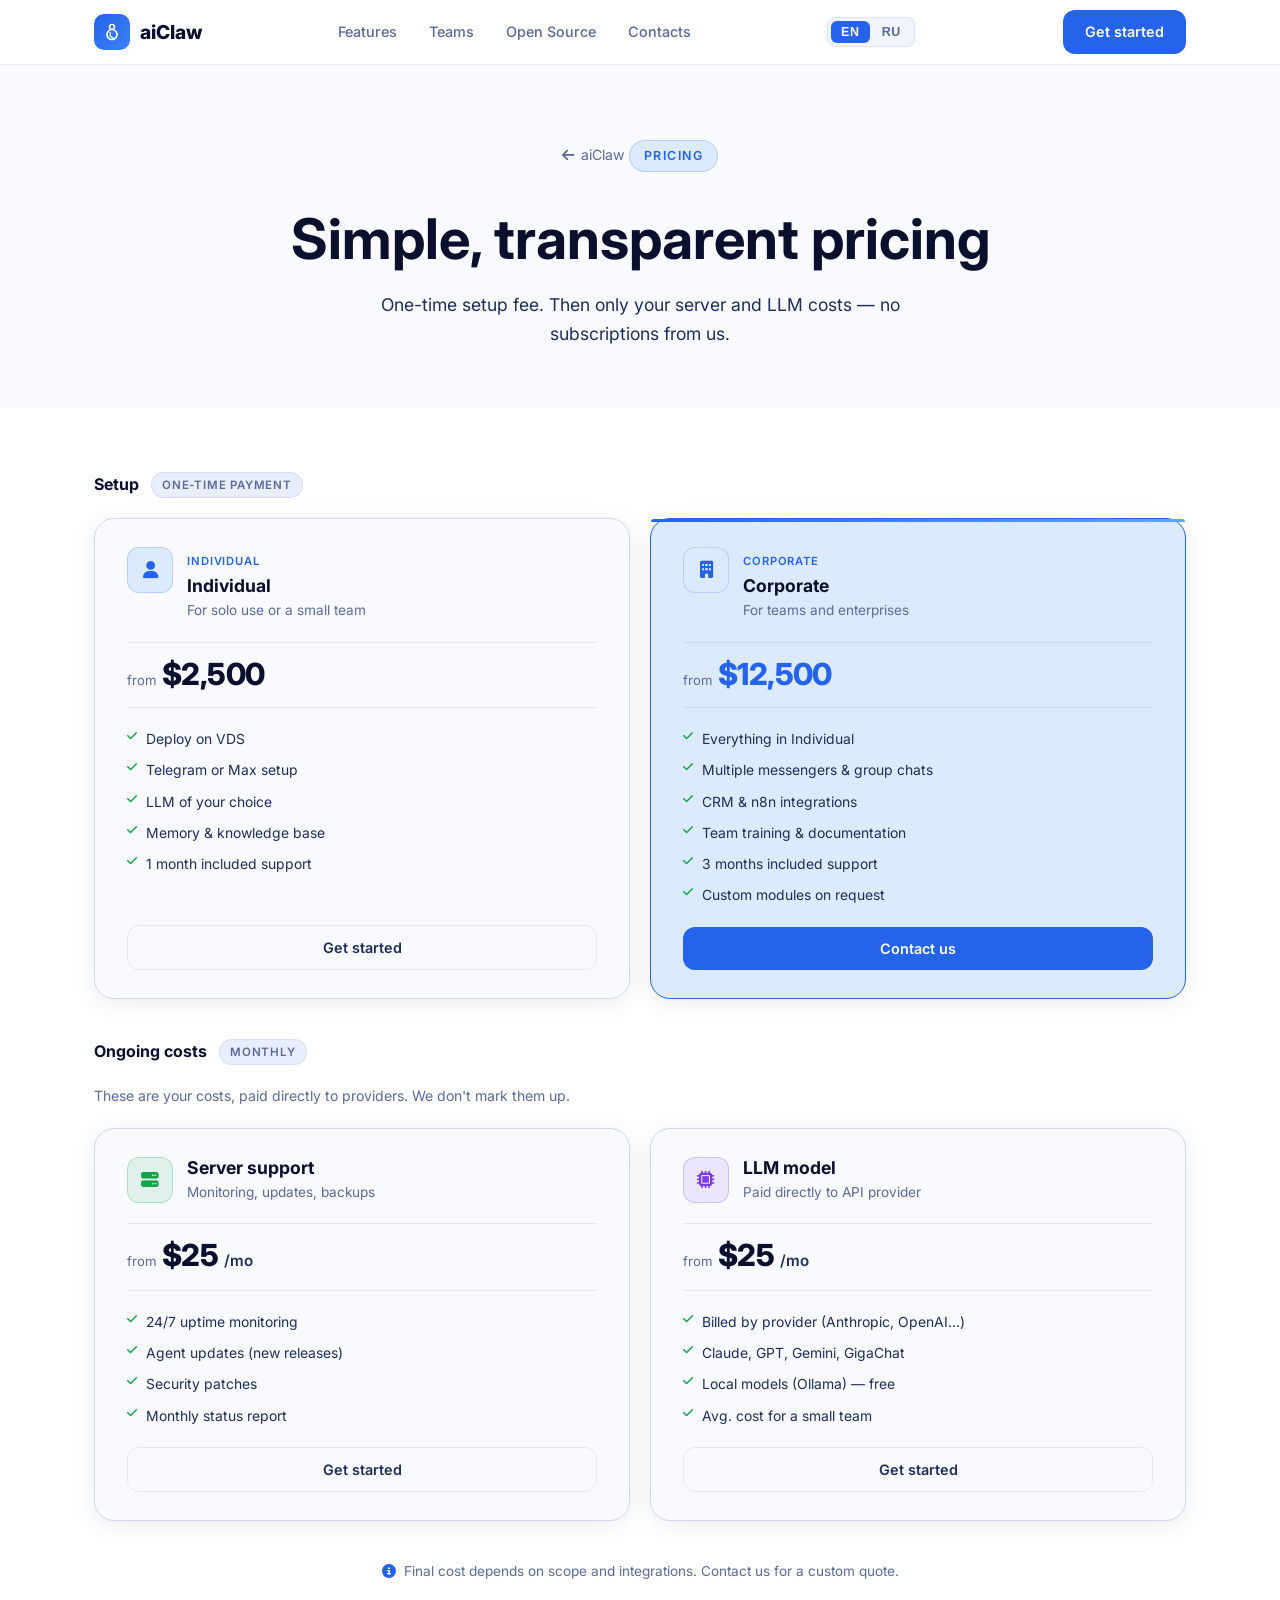
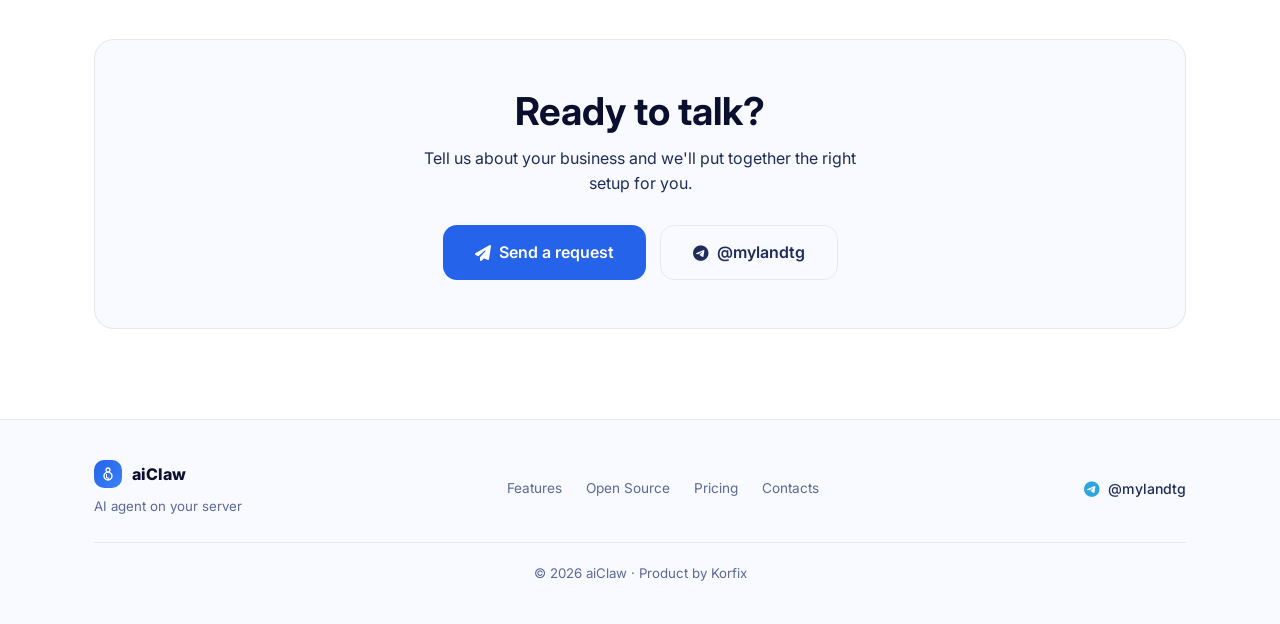
<file: prices.html>
<!DOCTYPE html>
<html lang="en">
<head>
  <link rel="icon" type="image/svg+xml" href="/favicon.svg">
  <link rel="alternate icon" href="/favicon.ico">
  <link rel="apple-touch-icon" href="/apple-touch-icon.png">
  <meta charset="UTF-8">
  <meta name="viewport" content="width=device-width, initial-scale=1.0">
  <meta name="description" content="aiClaw pricing — individual and corporate AI agent setup. Transparent one-time fees and monthly costs.">
  <meta name="robots" content="index, follow">
  <link rel="canonical" href="https://aiclaw.korfix.app/prices.html">
  <title>aiClaw — Pricing</title>

  <!-- Open Graph -->
  <meta property="og:type" content="website">
  <meta property="og:url" content="https://aiclaw.korfix.app/prices.html">
  <meta property="og:title" content="aiClaw — Pricing">
  <meta property="og:description" content="Individual from $2,500. Corporate from $12,500. Server support and LLM from $25/mo.">
  <meta property="og:image" content="https://aiclaw.korfix.app/og-image.png">
  <meta property="og:image:width" content="1200">
  <meta property="og:image:height" content="630">

  <link rel="stylesheet" href="https://cdnjs.cloudflare.com/ajax/libs/font-awesome/6.4.0/css/all.min.css">
  <link href="https://fonts.googleapis.com/css2?family=Inter:wght@300;400;500;600;700;800&family=JetBrains+Mono:wght@400;600&display=swap" rel="stylesheet">
  <link rel="stylesheet" href="css/style.css">
</head>
<body>

<!-- ── NAV ── -->
<nav>
  <div class="nav-inner">
    <a class="logo" href="/">
      <div class="logo-icon">
        <svg viewBox="0 0 24 24" xmlns="http://www.w3.org/2000/svg">
          <path d="M12 2C9.5 2 8 4 8 6c0 1.2.5 2.2 1.2 3C6.5 10 5 12.5 5 15c0 3.9 3.1 7 7 7s7-3.1 7-7c0-2.5-1.5-5-4.2-6 .7-.8 1.2-1.8 1.2-3 0-2-1.5-4-4-4zm0 2c1 0 2 .9 2 2s-1 2-2 2-2-.9-2-2 1-2 2-2zm0 6c2.8 0 5 2.2 5 5s-2.2 5-5 5-5-2.2-5-5 2.2-5 5-5zm-1.5 2v4.5l3.5 2-.8 1.4-4.2-2.4V12h1.5z"/>
        </svg>
      </div>
      aiClaw
    </a>
    <ul class="nav-links">
      <li><a href="/#features" data-i18n="nav_features">Features</a></li>
      <li><a href="/#team" data-i18n="nav_teams">Teams</a></li>
      <li><a href="/opensource.html" data-i18n="nav_oss">Open Source</a></li>
      <li><a href="/#contact" data-i18n="nav_contact">Contacts</a></li>
    </ul>
    <div class="lang-toggle">
      <button class="lang-btn active" data-lang="en" onclick="setLang('en')">EN</button>
      <button class="lang-btn" data-lang="ru" onclick="setLang('ru')">RU</button>
    </div>
    <a href="/#contact" class="btn btn-primary" data-i18n="nav_cta">Get started</a>
  </div>
</nav>

<!-- ── HERO ── -->
<section id="hero" style="padding:140px 0 60px; background:var(--bg1);">
  <div class="container">
    <div style="text-align:center; max-width:700px; margin:0 auto;" class="reveal">
      <a href="/" class="nav-back" style="display:inline-flex; margin-bottom:24px;">
        <i class="fas fa-arrow-left"></i> aiClaw
      </a>
      <div class="section-label" data-i18n="pricing_label">Pricing</div>
      <h1 style="margin:16px 0 18px;" data-i18n="pricing_hero_title">Simple, transparent pricing</h1>
      <p style="font-size:1.1rem; max-width:560px; margin:0 auto;" data-i18n="pricing_hero_sub">One-time setup fee. Then only your server and LLM costs — no subscriptions from us.</p>
    </div>
  </div>
</section>

<!-- ── SETUP PLANS ── -->
<section style="padding:64px 0 0; background:var(--bg0);">
  <div class="container">
    <div class="plans-group reveal">
      <div class="plans-group-header">
        <span class="plans-group-title" data-i18n="pricing_onetime">Setup</span>
        <span class="plans-group-badge" data-i18n="pricing_onetime_note">one-time payment</span>
      </div>
      <div class="plans-grid">

        <!-- Individual -->
        <div class="plan-card">
          <div class="plan-header">
            <div class="plan-icon plan-icon-blue"><i class="fas fa-user"></i></div>
            <div>
              <div class="plan-tag" data-i18n="plan1_tag">Individual</div>
              <h3 data-i18n="plan1_title">Individual</h3>
              <p class="plan-desc" data-i18n="plan1_desc">For solo use or a small team</p>
            </div>
          </div>
          <div class="plan-price">
            <div style="display:flex; align-items:baseline; gap:6px;">
              <span class="price-from" data-i18n="price_from">from</span>
              <span class="price-num" data-i18n="plan1_price">$2,500</span>
            </div>
          </div>
          <ul class="plan-features-list">
            <li><i class="fas fa-check"></i><span data-i18n="plan1_f1">Deploy on VDS</span></li>
            <li><i class="fas fa-check"></i><span data-i18n="plan1_f2">Telegram or Max setup</span></li>
            <li><i class="fas fa-check"></i><span data-i18n="plan1_f3">LLM of your choice</span></li>
            <li><i class="fas fa-check"></i><span data-i18n="plan1_f4">Memory &amp; knowledge base</span></li>
            <li><i class="fas fa-check"></i><span data-i18n="plan1_f5">1 month included support</span></li>
          </ul>
          <a href="/#contact" class="btn btn-outline plan-btn" data-i18n="plan_cta">Get started</a>
        </div>

        <!-- Corporate -->
        <div class="plan-card plan-featured">
          <div class="plan-header">
            <div class="plan-icon plan-icon-blue"><i class="fas fa-building"></i></div>
            <div>
              <div class="plan-tag" data-i18n="plan2_tag">Corporate</div>
              <h3 data-i18n="plan2_title">Corporate</h3>
              <p class="plan-desc" data-i18n="plan2_desc">For teams and enterprises</p>
            </div>
          </div>
          <div class="plan-price">
            <div style="display:flex; align-items:baseline; gap:6px;">
              <span class="price-from" data-i18n="price_from">from</span>
              <span class="price-num" data-i18n="plan2_price">$12,500</span>
            </div>
          </div>
          <ul class="plan-features-list">
            <li><i class="fas fa-check"></i><span data-i18n="plan2_f1">Everything in Individual</span></li>
            <li><i class="fas fa-check"></i><span data-i18n="plan2_f2">Multiple messengers &amp; group chats</span></li>
            <li><i class="fas fa-check"></i><span data-i18n="plan2_f3">CRM &amp; n8n integrations</span></li>
            <li><i class="fas fa-check"></i><span data-i18n="plan2_f4">Team training &amp; documentation</span></li>
            <li><i class="fas fa-check"></i><span data-i18n="plan2_f5">3 months included support</span></li>
            <li><i class="fas fa-check"></i><span data-i18n="plan2_f6">Custom modules on request</span></li>
          </ul>
          <a href="/#contact" class="btn btn-primary plan-btn" data-i18n="plan_enterprise_cta">Contact us</a>
        </div>

      </div>
    </div>
  </div>
</section>

<!-- ── MONTHLY COSTS ── -->
<section style="padding:40px 0 90px; background:var(--bg0);">
  <div class="container">
    <div class="plans-group reveal">
      <div class="plans-group-header">
        <span class="plans-group-title" data-i18n="pricing_monthly">Ongoing costs</span>
        <span class="plans-group-badge" data-i18n="pricing_monthly_note">monthly</span>
      </div>
      <p style="font-size:0.88rem; color:var(--text3); margin-bottom:20px;" data-i18n="pricing_monthly_note2">These are your costs, paid directly to providers. We don't mark them up.</p>
      <div class="plans-grid">

        <!-- Server support -->
        <div class="plan-card">
          <div class="plan-header">
            <div class="plan-icon plan-icon-green"><i class="fas fa-server"></i></div>
            <div>
              <h3 data-i18n="plan3_title">Server support</h3>
              <p class="plan-desc" data-i18n="plan3_desc">Monitoring, updates, backups</p>
            </div>
          </div>
          <div class="plan-price">
            <div style="display:flex; align-items:baseline; gap:6px;">
              <span class="price-from" data-i18n="price_from">from</span>
              <span class="price-num" data-i18n="plan3_price">$25</span>
              <span class="price-currency">/<span data-i18n="plan_mo">mo</span></span>
            </div>
          </div>
          <ul class="plan-features-list">
            <li><i class="fas fa-check"></i><span data-i18n="plan3_f1">24/7 uptime monitoring</span></li>
            <li><i class="fas fa-check"></i><span data-i18n="plan3_f2">Agent updates (new releases)</span></li>
            <li><i class="fas fa-check"></i><span data-i18n="plan3_f3">Security patches</span></li>
            <li><i class="fas fa-check"></i><span data-i18n="plan3_f4">Monthly status report</span></li>
          </ul>
          <a href="/#contact" class="btn btn-outline plan-btn" data-i18n="plan_cta">Get started</a>
        </div>

        <!-- LLM model -->
        <div class="plan-card">
          <div class="plan-header">
            <div class="plan-icon plan-icon-purple"><i class="fas fa-microchip"></i></div>
            <div>
              <h3 data-i18n="plan4_title">LLM model</h3>
              <p class="plan-desc" data-i18n="plan4_desc">Paid directly to API provider</p>
            </div>
          </div>
          <div class="plan-price">
            <div style="display:flex; align-items:baseline; gap:6px;">
              <span class="price-from" data-i18n="price_from">from</span>
              <span class="price-num" data-i18n="plan4_price">$25</span>
              <span class="price-currency">/<span data-i18n="plan_mo">mo</span></span>
            </div>
          </div>
          <ul class="plan-features-list">
            <li><i class="fas fa-check"></i><span data-i18n="plan4_f1">Billed by provider (Anthropic, OpenAI…)</span></li>
            <li><i class="fas fa-check"></i><span data-i18n="plan4_f2">Claude, GPT, Gemini, GigaChat</span></li>
            <li><i class="fas fa-check"></i><span data-i18n="plan4_f3">Local models (Ollama) — free</span></li>
            <li><i class="fas fa-check"></i><span data-i18n="plan4_f4">Avg. cost for a small team</span></li>
          </ul>
          <a href="/#contact" class="btn btn-outline plan-btn" data-i18n="plan_cta">Get started</a>
        </div>

      </div>
    </div>

    <!-- Note -->
    <p class="pricing-note reveal" style="margin-top:40px;">
      <i class="fas fa-info-circle"></i>
      <span data-i18n="pricing_note">Final cost depends on scope and integrations. Contact us for a custom quote.</span>
    </p>

    <!-- CTA -->
    <div style="text-align:center; margin-top:56px; padding:48px; background:var(--bg1); border:1px solid var(--border); border-radius:var(--radius-lg);" class="reveal">
      <h2 style="margin-bottom:12px;" data-i18n="pricing_cta_title">Ready to talk?</h2>
      <p style="margin-bottom:28px; max-width:440px; margin-left:auto; margin-right:auto;" data-i18n="pricing_cta_sub">Tell us about your business and we'll put together the right setup for you.</p>
      <div style="display:flex; justify-content:center; gap:14px; flex-wrap:wrap;">
        <a href="/#contact" class="btn btn-primary btn-lg">
          <i class="fas fa-paper-plane"></i>
          <span data-i18n="pricing_cta_btn">Send a request</span>
        </a>
        <a href="https://t.me/mylandtg" target="_blank" class="btn btn-outline btn-lg">
          <i class="fab fa-telegram"></i>
          <span>@mylandtg</span>
        </a>
      </div>
    </div>
  </div>
</section>

<!-- ── FOOTER ── -->
<footer>
  <div class="container">
    <div class="footer-inner">
      <div>
        <a class="logo" href="/" style="font-size:1rem;">
          <div class="logo-icon" style="width:28px;height:28px;">
            <svg viewBox="0 0 24 24" xmlns="http://www.w3.org/2000/svg" style="width:16px;height:16px;fill:#fff;">
              <path d="M12 2C9.5 2 8 4 8 6c0 1.2.5 2.2 1.2 3C6.5 10 5 12.5 5 15c0 3.9 3.1 7 7 7s7-3.1 7-7c0-2.5-1.5-5-4.2-6 .7-.8 1.2-1.8 1.2-3 0-2-1.5-4-4-4zm0 2c1 0 2 .9 2 2s-1 2-2 2-2-.9-2-2 1-2 2-2zm0 6c2.8 0 5 2.2 5 5s-2.2 5-5 5-5-2.2-5-5 2.2-5 5-5zm-1.5 2v4.5l3.5 2-.8 1.4-4.2-2.4V12h1.5z"/>
            </svg>
          </div>
          aiClaw
        </a>
        <p class="footer-copy" style="margin-top:8px;" data-i18n="footer_tagline">AI agent on your server</p>
      </div>
      <div class="footer-links">
        <a href="/#features" data-i18n="nav_features">Features</a>
        <a href="/opensource.html" data-i18n="nav_oss">Open Source</a>
        <a href="/prices.html" data-i18n="nav_pricing">Pricing</a>
        <a href="/#contact" data-i18n="nav_contact">Contacts</a>
      </div>
      <a class="footer-tg" href="https://t.me/mylandtg" target="_blank">
        <i class="fab fa-telegram"></i>
        @mylandtg
      </a>
    </div>
    <div style="margin-top:24px; padding-top:20px; border-top:1px solid var(--border); text-align:center;">
      <p class="footer-copy">&copy; <span data-i18n="footer_copy">2026 aiClaw · Product by</span> <a href="https://korfix.ru" style="color:var(--text3);">Korfix</a></p>
    </div>
  </div>
</footer>

<script src="js/main.js"></script>
<script>
/* Extra keys for prices.html only */
var Tp = {
  en: {
    pricing_hero_title: "Simple, transparent pricing",
    pricing_hero_sub: "One-time setup fee. Then only your server and LLM costs — no subscriptions from us.",
    pricing_monthly_note2: "These are your costs, paid directly to providers. We don't mark them up.",
    plan1_price: "$2,500",
    plan2_price: "$12,500",
    plan3_price: "$25",
    plan4_price: "$25",
    pricing_cta_title: "Ready to talk?",
    pricing_cta_sub: "Tell us about your business and we'll put together the right setup for you.",
    pricing_cta_btn: "Send a request",
    nav_pricing: "Pricing"
  },
  ru: {
    pricing_hero_title: "Прозрачные условия",
    pricing_hero_sub: "Разовая оплата за внедрение. Дальше — только ваши расходы на сервер и модели.",
    pricing_monthly_note2: "Это ваши расходы, оплачиваемые напрямую провайдерам. Мы не делаем наценок.",
    plan1_price: "250 000 ₽",
    plan2_price: "1 250 000 ₽",
    plan3_price: "2 500 ₽",
    plan4_price: "2 500 ₽",
    pricing_cta_title: "Готовы обсудить?",
    pricing_cta_sub: "Расскажите о вашем бизнесе — подберём оптимальный вариант.",
    pricing_cta_btn: "Оставить заявку",
    nav_pricing: "Цены"
  }
};

/* extend main setLang to cover prices.html keys */
var _origSetLang = setLang;
setLang = function(lang) {
  _origSetLang(lang);
  var extra = Tp[lang] || {};
  document.querySelectorAll('[data-i18n]').forEach(function(el) {
    var key = el.dataset.i18n;
    if (extra[key] !== undefined) el.textContent = extra[key];
  });
};

/* init */
(function() {
  var saved = localStorage.getItem('aiclaw_lang') || 'en';
  setLang(saved);
})();
</script>
</body>
</html>
</file>
<file: css/style.css>
*, *::before, *::after { box-sizing: border-box; margin: 0; padding: 0; }

:root {
  --bg0: #ffffff;
  --bg1: #f8faff;
  --bg2: #f0f4ff;
  --bg3: #e8eeff;
  --bg4: #d0d8f0;
  --blue: #2563eb;
  --blue-hover: #1d4ed8;
  --blue-light: #3b82f6;
  --blue-dim: #dbeafe;
  --blue-glow: rgba(37, 99, 235, 0.08);
  --blue-glow2: rgba(37, 99, 235, 0.15);
  --green: #16a34a;
  --green-glow: rgba(22, 163, 74, 0.1);
  --purple: #7c3aed;
  --purple-glow: rgba(124, 58, 237, 0.1);
  --orange: #ea580c;
  --orange-glow: rgba(234, 88, 12, 0.1);
  --text: #0a0f2e;
  --text2: #1e2d5a;
  --text3: #5b6a9a;
  --border: rgba(0, 0, 0, 0.07);
  --border2: rgba(37, 99, 235, 0.2);
  --shadow: 0 4px 24px rgba(10, 15, 46, 0.08);
  --shadow-hover: 0 16px 48px rgba(10, 15, 46, 0.14);
  --radius: 12px;
  --radius-lg: 20px;
}

html { scroll-behavior: smooth; }

body {
  background: var(--bg0);
  color: var(--text);
  font-family: 'Inter', system-ui, sans-serif;
  font-size: 16px;
  line-height: 1.6;
  overflow-x: hidden;
}

/* ── TYPOGRAPHY ── */
h1, h2, h3, h4 { line-height: 1.2; font-weight: 700; color: var(--text); }
h1 { font-size: clamp(2rem, 5vw, 3.5rem); }
h2 { font-size: clamp(1.5rem, 3vw, 2.4rem); }
h3 { font-size: 1.2rem; }
p { color: var(--text2); }
a { color: var(--blue); text-decoration: none; transition: color .2s; }
a:hover { color: var(--blue-hover); }

code {
  font-family: 'JetBrains Mono', monospace;
  font-size: 0.85em;
  background: var(--bg3);
  border: 1px solid var(--border);
  border-radius: 5px;
  padding: 2px 7px;
  color: var(--green);
}

.section-label {
  display: inline-block;
  font-size: 0.78rem;
  font-weight: 600;
  letter-spacing: 0.12em;
  text-transform: uppercase;
  color: var(--blue);
  background: var(--blue-dim);
  border: 1px solid var(--border2);
  padding: 5px 14px;
  border-radius: 100px;
  margin-bottom: 18px;
}

/* ── LAYOUT ── */
.container {
  max-width: 1140px;
  margin: 0 auto;
  padding: 0 24px;
}

section { padding: 90px 0; }

/* ── REVEAL ANIMATION ── */
.reveal {
  opacity: 0;
  transform: translateY(28px);
  transition: opacity 0.6s ease, transform 0.6s ease;
}

.reveal.visible {
  opacity: 1;
  transform: none;
}

/* ── NAV ── */
nav {
  position: fixed;
  top: 0; left: 0; right: 0;
  z-index: 100;
  background: rgba(255, 255, 255, 0.9);
  backdrop-filter: blur(16px);
  border-bottom: 1px solid var(--border);
  transition: box-shadow .3s, height .3s;
}

nav.scrolled {
  box-shadow: 0 2px 20px rgba(10, 15, 46, 0.1);
}

.nav-inner {
  display: flex;
  align-items: center;
  justify-content: space-between;
  height: 64px;
  max-width: 1140px;
  margin: 0 auto;
  padding: 0 24px;
  transition: height .3s;
}

nav.scrolled .nav-inner {
  height: 56px;
}

.logo {
  display: flex;
  align-items: center;
  gap: 10px;
  font-weight: 800;
  font-size: 1.2rem;
  color: var(--text);
}

.logo-icon {
  width: 36px;
  height: 36px;
  background: linear-gradient(135deg, #2563eb 0%, #3b82f6 100%);
  border-radius: 10px;
  display: flex;
  align-items: center;
  justify-content: center;
}

.logo-icon svg { width: 20px; height: 20px; fill: #fff; }

.nav-links {
  display: flex;
  align-items: center;
  gap: 32px;
  list-style: none;
}

.nav-links a {
  color: var(--text3);
  font-size: 0.9rem;
  font-weight: 500;
  transition: color .2s;
}

.nav-links a:hover,
.nav-links a.active { color: var(--text); }

.btn {
  display: inline-flex;
  align-items: center;
  gap: 8px;
  font-weight: 600;
  font-size: 0.9rem;
  padding: 10px 22px;
  border-radius: var(--radius);
  border: none;
  cursor: pointer;
  transition: all .2s;
  text-decoration: none;
}

.btn-primary {
  background: var(--blue);
  color: #fff;
}
.btn-primary:hover {
  background: var(--blue-hover);
  color: #fff;
  transform: translateY(-1px);
  box-shadow: 0 8px 24px rgba(37, 99, 235, 0.35);
}

.btn-outline {
  background: transparent;
  color: var(--text2);
  border: 1px solid var(--border);
}
.btn-outline:hover {
  border-color: var(--blue);
  color: var(--blue);
}

.btn-lg {
  font-size: 1rem;
  padding: 14px 32px;
  border-radius: 14px;
}

.btn-ghost {
  background: transparent;
  color: var(--text2);
}
.btn-ghost:hover { color: var(--text); }

.btn-green {
  background: rgba(22, 163, 74, 0.1);
  color: var(--green);
  border: 1px solid rgba(22, 163, 74, 0.25);
}
.btn-green:hover {
  background: rgba(22, 163, 74, 0.18);
  color: var(--green);
}

/* ── HERO ── */
#hero {
  padding: 160px 0 100px;
  position: relative;
  overflow: hidden;
}

.hero-bg {
  position: absolute;
  inset: 0;
  background:
    radial-gradient(ellipse 80% 60% at 50% 0%, rgba(37, 99, 235, 0.07) 0%, transparent 70%),
    radial-gradient(ellipse 40% 40% at 80% 60%, rgba(59, 130, 246, 0.05) 0%, transparent 60%);
  pointer-events: none;
}

/* dot-grid pattern */
.hero-bg::after {
  content: '';
  position: absolute;
  inset: 0;
  background-image: radial-gradient(circle, rgba(37, 99, 235, 0.12) 1px, transparent 1px);
  background-size: 32px 32px;
  pointer-events: none;
}

/* floating shapes */
.hero-shape {
  position: absolute;
  pointer-events: none;
  will-change: transform;
}

.hero-shape-1 {
  width: 300px;
  height: 300px;
  top: 60px;
  right: -60px;
  opacity: 0.12;
  animation: float1 8s ease-in-out infinite;
}

.hero-shape-2 {
  width: 180px;
  height: 180px;
  bottom: 80px;
  left: -40px;
  opacity: 0.08;
  animation: float2 10s ease-in-out infinite;
}

.hero-shape-3 {
  width: 100px;
  height: 100px;
  top: 200px;
  left: 42%;
  opacity: 0.07;
  animation: float1 7s ease-in-out infinite reverse;
}

@keyframes float1 {
  0%, 100% { transform: translateY(0) rotate(0deg); }
  50% { transform: translateY(-20px) rotate(8deg); }
}

@keyframes float2 {
  0%, 100% { transform: translateY(0) rotate(0deg); }
  50% { transform: translateY(16px) rotate(-6deg); }
}

.hero-grid {
  display: grid;
  grid-template-columns: 1fr 1fr;
  gap: 60px;
  align-items: center;
  position: relative;
  z-index: 1;
}

.hero-badge {
  display: inline-flex;
  align-items: center;
  gap: 8px;
  font-size: 0.82rem;
  color: var(--blue);
  background: var(--blue-dim);
  border: 1px solid var(--border2);
  padding: 6px 14px;
  border-radius: 100px;
  margin-bottom: 24px;
}

.hero-badge .dot {
  width: 6px;
  height: 6px;
  border-radius: 50%;
  background: #16a34a;
  animation: pulse 2s infinite;
}

@keyframes pulse {
  0%, 100% { opacity: 1; }
  50% { opacity: .4; }
}

.hero-title {
  margin-bottom: 20px;
}

.hero-title .accent {
  background: linear-gradient(90deg, #2563eb, #3b82f6);
  -webkit-background-clip: text;
  -webkit-text-fill-color: transparent;
  background-clip: text;
  animation: gradient-shift 4s ease-in-out infinite;
}

@keyframes gradient-shift {
  0%, 100% { background-position: 0% 50%; }
  50% { background-position: 100% 50%; }
}

.hero-desc {
  font-size: 1.1rem;
  color: var(--text2);
  margin-bottom: 36px;
  max-width: 500px;
}

.hero-actions {
  display: flex;
  align-items: center;
  gap: 16px;
  flex-wrap: wrap;
}

.hero-stats {
  display: flex;
  gap: 32px;
  margin-top: 48px;
  padding-top: 32px;
  border-top: 1px solid var(--border);
}

.hero-stat-num {
  font-size: 1.8rem;
  font-weight: 800;
  color: var(--text);
  line-height: 1;
}

.hero-stat-label {
  font-size: 0.82rem;
  color: var(--text3);
  margin-top: 4px;
}

/* ── TERMINAL MOCKUP ── */
.terminal {
  background: #1e2a45;
  border: 1px solid rgba(255,255,255,0.08);
  border-radius: var(--radius-lg);
  overflow: hidden;
  position: relative;
  box-shadow: var(--shadow-hover);
}

.terminal-header {
  background: #253452;
  padding: 12px 18px;
  display: flex;
  align-items: center;
  gap: 8px;
  border-bottom: 1px solid rgba(255,255,255,0.06);
}

.term-dot {
  width: 12px; height: 12px;
  border-radius: 50%;
}
.term-dot.r { background: #ff5f57; }
.term-dot.y { background: #febc2e; }
.term-dot.g { background: #28c840; }

.term-title {
  font-size: 0.78rem;
  color: rgba(255,255,255,0.45);
  margin-left: 8px;
}

.terminal-body {
  padding: 20px 24px;
  font-family: 'JetBrains Mono', 'Courier New', monospace;
  font-size: 0.82rem;
  line-height: 1.8;
}

.term-line { display: flex; gap: 10px; }
.term-prompt { color: #60a5fa; flex-shrink: 0; }
.term-cmd { color: #e2e8f0; }
.term-output { color: rgba(255,255,255,0.45); padding-left: 20px; }
.term-output.ok { color: #4ade80; }
.term-output.info { color: #60a5fa; }
.term-output.bot { color: #c084fc; }
.term-cursor {
  display: inline-block;
  width: 8px; height: 14px;
  background: #3b82f6;
  vertical-align: middle;
  animation: blink 1s step-end infinite;
}

@keyframes blink {
  0%, 100% { opacity: 1; }
  50% { opacity: 0; }
}

/* ── FEATURES ── */
#features { background: var(--bg1); }

.section-header {
  text-align: center;
  margin-bottom: 56px;
}

.section-header h2 { margin-bottom: 14px; }
.section-header p { font-size: 1.05rem; max-width: 600px; margin: 0 auto; }

.features-grid {
  display: grid;
  grid-template-columns: repeat(3, 1fr);
  gap: 20px;
}

.feature-card {
  background: var(--bg0);
  border: 1px solid var(--border);
  border-radius: var(--radius-lg);
  padding: 28px;
  transition: transform .25s, box-shadow .25s, border-color .25s;
  position: relative;
  overflow: hidden;
  box-shadow: var(--shadow);
}

.feature-card::before {
  content: '';
  position: absolute;
  top: 0; left: 0; right: 0;
  height: 2px;
  background: linear-gradient(90deg, var(--blue), transparent);
  opacity: 0;
  transition: opacity .25s;
}

.feature-card:hover {
  transform: translateY(-6px);
  box-shadow: var(--shadow-hover);
  border-color: var(--border2);
}

.feature-card:hover::before { opacity: 1; }

.feature-icon {
  width: 48px; height: 48px;
  background: var(--blue-dim);
  border: 1px solid var(--border2);
  border-radius: 12px;
  display: flex;
  align-items: center;
  justify-content: center;
  margin-bottom: 18px;
  font-size: 1.2rem;
  color: var(--blue);
}

.feature-card h3 {
  margin-bottom: 10px;
  font-size: 1.05rem;
}

.feature-card p { font-size: 0.9rem; }

/* ── HOW IT WORKS ── */
#how {
  background: var(--bg0);
}

.flow-grid {
  display: grid;
  grid-template-columns: repeat(4, 1fr);
  gap: 0;
  position: relative;
}

.flow-grid::before {
  content: '';
  position: absolute;
  top: 36px;
  left: 12.5%;
  right: 12.5%;
  height: 1px;
  background: linear-gradient(90deg, transparent, var(--border2), var(--blue), var(--border2), transparent);
}

.flow-step {
  text-align: center;
  padding: 0 16px;
}

.flow-num {
  width: 72px; height: 72px;
  border-radius: 50%;
  background: var(--bg0);
  border: 2px solid var(--border2);
  display: flex;
  align-items: center;
  justify-content: center;
  font-size: 1.5rem;
  margin: 0 auto 20px;
  position: relative;
  z-index: 1;
  color: var(--blue);
  box-shadow: var(--shadow);
}

.flow-step h3 { font-size: 1rem; margin-bottom: 8px; }
.flow-step p { font-size: 0.85rem; }

/* ── LLMS ── */
#llms { background: var(--bg1); }

.llms-wrapper {
  display: grid;
  grid-template-columns: 1fr 1fr;
  gap: 60px;
  align-items: center;
}

.llm-grid {
  display: grid;
  grid-template-columns: repeat(3, 1fr);
  gap: 12px;
}

.llm-chip {
  background: var(--bg0);
  border: 1px solid var(--border);
  border-radius: 10px;
  padding: 12px 14px;
  text-align: center;
  font-size: 0.82rem;
  font-weight: 600;
  color: var(--text2);
  transition: all .2s;
  box-shadow: var(--shadow);
}

.llm-chip:hover {
  border-color: var(--border2);
  color: var(--blue);
  background: var(--blue-dim);
}

.llm-chip.featured {
  border-color: var(--border2);
  color: var(--blue);
  background: var(--blue-dim);
}

.llm-chip .chip-icon {
  font-size: 1.2rem;
  display: block;
  margin-bottom: 6px;
}

.messengers {
  display: flex;
  gap: 16px;
  margin-top: 24px;
  flex-wrap: wrap;
}

.messenger-badge {
  display: flex;
  align-items: center;
  gap: 8px;
  background: var(--bg0);
  border: 1px solid var(--border);
  border-radius: 100px;
  padding: 8px 18px;
  font-size: 0.88rem;
  font-weight: 500;
  color: var(--text2);
  box-shadow: var(--shadow);
}

.messenger-badge i { font-size: 1.1rem; }
.messenger-badge.tg i { color: #2CA5E0; }
.messenger-badge.max i { color: #005FF9; }

/* ── PRICING ── */
#pricing {
  background: var(--bg0);
}

.plans-group { }

.plans-group-header {
  display: flex;
  align-items: center;
  gap: 12px;
  margin-bottom: 20px;
}

.plans-group-title {
  font-size: 1rem;
  font-weight: 700;
  color: var(--text);
}

.plans-group-badge {
  font-size: 0.72rem;
  font-weight: 600;
  letter-spacing: .07em;
  text-transform: uppercase;
  background: var(--bg3);
  border: 1px solid var(--border);
  color: var(--text3);
  padding: 3px 10px;
  border-radius: 100px;
}

.plans-grid {
  display: grid;
  grid-template-columns: 1fr 1fr;
  gap: 20px;
}

.plan-card {
  background: var(--bg1);
  border: 1px solid var(--bg4);
  border-radius: var(--radius-lg);
  padding: 28px 32px;
  position: relative;
  transition: transform .25s, box-shadow .25s, border-color .25s;
  box-shadow: var(--shadow);
  display: flex;
  flex-direction: column;
  gap: 20px;
}

.plan-card:hover {
  transform: translateY(-4px);
  box-shadow: var(--shadow-hover);
  border-color: var(--border2);
}

.plan-card.plan-featured {
  border-color: var(--blue);
  background: var(--blue-dim);
}

.plan-card.plan-featured::before {
  content: '';
  position: absolute;
  top: 0; left: 0; right: 0;
  height: 3px;
  background: linear-gradient(90deg, var(--blue), #60a5fa);
  border-radius: var(--radius-lg) var(--radius-lg) 0 0;
}

.plan-header {
  display: flex;
  align-items: flex-start;
  gap: 14px;
}

.plan-icon {
  width: 46px; height: 46px;
  border-radius: 12px;
  display: flex;
  align-items: center;
  justify-content: center;
  font-size: 1.1rem;
  flex-shrink: 0;
}

.plan-icon-blue   { background: var(--blue-dim); color: var(--blue); border: 1px solid var(--border2); }
.plan-icon-green  { background: var(--green-glow); color: var(--green); border: 1px solid rgba(22,163,74,.25); }
.plan-icon-purple { background: var(--purple-glow); color: var(--purple); border: 1px solid rgba(124,58,237,.25); }

.plan-tag {
  display: inline-block;
  font-size: 0.7rem;
  font-weight: 600;
  letter-spacing: .08em;
  text-transform: uppercase;
  color: var(--blue);
  margin-bottom: 4px;
}

.plan-header h3 { font-size: 1.1rem; margin-bottom: 4px; }

.plan-desc { font-size: 0.85rem; color: var(--text3); }

.plan-price {
  display: flex;
  align-items: baseline;
  gap: 6px;
  padding: 16px 0;
  border-top: 1px solid var(--border);
  border-bottom: 1px solid var(--border);
}

.price-from {
  font-size: 0.82rem;
  color: var(--text3);
}

.price-num {
  font-size: 1.9rem;
  font-weight: 800;
  color: var(--text);
  letter-spacing: -0.02em;
  line-height: 1;
}

.plan-card.plan-featured .price-num { color: var(--blue); }

.price-currency {
  font-size: 0.95rem;
  font-weight: 600;
  color: var(--text2);
}

.plan-features-list {
  list-style: none;
  display: flex;
  flex-direction: column;
  gap: 9px;
  flex: 1;
}

.plan-features-list li {
  display: flex;
  align-items: flex-start;
  gap: 9px;
  font-size: 0.87rem;
  color: var(--text2);
}

.plan-features-list li i {
  color: var(--green);
  margin-top: 3px;
  font-size: 0.72rem;
  flex-shrink: 0;
}

.plan-btn {
  width: 100%;
  justify-content: center;
  margin-top: auto;
}

.price-alt {
  font-size: 0.78rem;
  color: var(--text3);
  margin-top: 2px;
}

.pricing-note {
  text-align: center;
  font-size: 0.85rem;
  color: var(--text3);
  margin-top: 32px;
  display: flex;
  align-items: center;
  justify-content: center;
  gap: 8px;
}

.pricing-note i { color: var(--blue); }

/* ── PRICING TEASER (index.html) ── */
.pricing-teaser {
  display: flex;
  align-items: center;
  justify-content: space-between;
  gap: 40px;
  background: var(--bg1);
  border: 1px solid var(--border);
  border-radius: var(--radius-lg);
  padding: 48px 56px;
  box-shadow: var(--shadow);
  flex-wrap: wrap;
}

.pricing-teaser h2 { margin-bottom: 12px; }
.pricing-teaser p { max-width: 520px; }

/* ── CONTACT ── */
#contact {
  background: var(--bg1);
}

.contact-wrapper {
  display: grid;
  grid-template-columns: 1fr 1.2fr;
  gap: 60px;
  align-items: start;
}

.contact-info h2 { margin-bottom: 16px; }
.contact-info p { margin-bottom: 24px; }

.contact-links {
  display: flex;
  flex-direction: column;
  gap: 14px;
}

.contact-link {
  display: flex;
  align-items: center;
  gap: 12px;
  color: var(--text2);
  font-size: 0.92rem;
  transition: color .2s;
}

.contact-link:hover { color: var(--text); }

.contact-link .cl-icon {
  width: 38px; height: 38px;
  background: var(--blue-dim);
  border: 1px solid var(--border2);
  border-radius: 10px;
  display: flex;
  align-items: center;
  justify-content: center;
  color: var(--blue);
  flex-shrink: 0;
}

.contact-form {
  background: var(--bg0);
  border: 1px solid var(--border);
  border-radius: var(--radius-lg);
  padding: 32px;
  box-shadow: var(--shadow);
}

.form-group { margin-bottom: 18px; }

.form-label {
  display: block;
  font-size: 0.83rem;
  font-weight: 500;
  color: var(--text2);
  margin-bottom: 8px;
}

.form-control {
  width: 100%;
  background: var(--bg0);
  border: 1px solid var(--border);
  border-radius: 10px;
  color: var(--text);
  font-family: inherit;
  font-size: 0.9rem;
  padding: 11px 16px;
  outline: none;
  transition: border-color .2s, box-shadow .2s;
}

.form-control:focus {
  border-color: var(--blue);
  box-shadow: 0 0 0 3px rgba(37, 99, 235, 0.1);
}
.form-control::placeholder { color: var(--text3); }

textarea.form-control {
  resize: vertical;
  min-height: 110px;
}

.form-submit {
  width: 100%;
  background: var(--blue);
  color: #fff;
  border: none;
  border-radius: 10px;
  padding: 13px;
  font-family: inherit;
  font-size: 0.95rem;
  font-weight: 600;
  cursor: pointer;
  transition: all .2s;
  display: flex;
  align-items: center;
  justify-content: center;
  gap: 8px;
}

.form-submit:hover {
  background: var(--blue-hover);
  transform: translateY(-1px);
  box-shadow: 0 8px 24px rgba(37, 99, 235, 0.35);
}

/* ── FOOTER ── */
footer {
  background: var(--bg1);
  border-top: 1px solid var(--border);
  padding: 40px 0;
}

.footer-inner {
  display: flex;
  align-items: center;
  justify-content: space-between;
  flex-wrap: wrap;
  gap: 20px;
}

.footer-copy {
  font-size: 0.83rem;
  color: var(--text3);
}

.footer-links {
  display: flex;
  align-items: center;
  gap: 24px;
}

.footer-links a {
  font-size: 0.85rem;
  color: var(--text3);
  transition: color .2s;
}
.footer-links a:hover { color: var(--text2); }

.footer-tg {
  display: flex;
  align-items: center;
  gap: 8px;
  font-size: 0.88rem;
  color: var(--text2);
  font-weight: 500;
}

.footer-tg i { color: #2CA5E0; font-size: 1rem; }

/* ── TEAM MODES ── */
#team { background: var(--bg0); }

.team-intro {
  display: grid;
  grid-template-columns: 1fr 1fr;
  gap: 60px;
  align-items: center;
  margin-bottom: 64px;
}

.team-intro h2 { margin-bottom: 14px; }
.team-intro p { font-size: 1.05rem; }

.team-badges {
  display: flex;
  flex-wrap: wrap;
  gap: 10px;
  margin-top: 20px;
}

.team-badge {
  display: flex;
  align-items: center;
  gap: 7px;
  background: var(--blue-dim);
  border: 1px solid var(--border2);
  border-radius: 100px;
  padding: 6px 14px;
  font-size: 0.82rem;
  font-weight: 500;
  color: var(--blue);
}

.modes-grid {
  display: grid;
  grid-template-columns: repeat(3, 1fr);
  gap: 20px;
}

.mode-card {
  background: var(--bg0);
  border: 1px solid var(--border);
  border-radius: var(--radius-lg);
  overflow: hidden;
  transition: transform .25s, box-shadow .25s, border-color .25s;
  box-shadow: var(--shadow);
}

.mode-card:hover {
  border-color: var(--border2);
  transform: translateY(-6px);
  box-shadow: var(--shadow-hover);
}

.mode-header {
  padding: 24px 26px 20px;
  border-bottom: 1px solid var(--border);
  display: flex;
  align-items: flex-start;
  gap: 16px;
}

.mode-icon {
  width: 52px; height: 52px;
  border-radius: 14px;
  display: flex;
  align-items: center;
  justify-content: center;
  font-size: 1.3rem;
  flex-shrink: 0;
}

.mode-icon.shared  { background: rgba(37, 99, 235, 0.1); color: var(--blue); }
.mode-icon.personal { background: rgba(22, 163, 74, 0.1); color: var(--green); }
.mode-icon.passive { background: rgba(234, 88, 12, 0.1); color: var(--orange); }

.mode-tag {
  display: inline-block;
  font-size: 0.7rem;
  font-weight: 600;
  letter-spacing: .08em;
  text-transform: uppercase;
  padding: 3px 9px;
  border-radius: 100px;
  margin-bottom: 6px;
}

.mode-tag.shared   { background: rgba(37, 99, 235, 0.1); color: var(--blue); }
.mode-tag.personal { background: rgba(22, 163, 74, 0.1); color: var(--green); }
.mode-tag.passive  { background: rgba(234, 88, 12, 0.1); color: var(--orange); }

.mode-header h3 { font-size: 1.05rem; margin-bottom: 4px; }
.mode-header p  { font-size: 0.85rem; }

.mode-body { padding: 20px 26px 24px; }

.mode-features {
  list-style: none;
  display: flex;
  flex-direction: column;
  gap: 10px;
}

.mode-features li {
  display: flex;
  align-items: flex-start;
  gap: 10px;
  font-size: 0.87rem;
  color: var(--text2);
}

.mode-features li i {
  margin-top: 3px;
  font-size: 0.75rem;
  flex-shrink: 0;
}

.mode-features li i.shared   { color: var(--blue); }
.mode-features li i.personal { color: var(--green); }
.mode-features li i.passive  { color: var(--orange); }

.mode-mini-terminal {
  margin-top: 18px;
  background: #1e2a45;
  border-radius: 10px;
  padding: 12px 14px;
  font-family: 'JetBrains Mono', monospace;
  font-size: 0.75rem;
  line-height: 1.7;
}

.mt-prompt { color: #60a5fa; }
.mt-name   { color: #c084fc; }
.mt-bot    { color: #4ade80; }
.mt-dim    { color: rgba(255,255,255,0.4); }

/* ── LANG TOGGLE ── */
.lang-toggle {
  display: flex;
  align-items: center;
  gap: 2px;
  background: var(--bg2);
  border: 1px solid var(--border);
  border-radius: 8px;
  padding: 3px;
  margin-right: 12px;
}

.lang-btn {
  font-size: 0.78rem;
  font-weight: 600;
  padding: 4px 10px;
  border-radius: 6px;
  border: none;
  background: transparent;
  color: var(--text3);
  cursor: pointer;
  transition: all .15s;
  letter-spacing: .05em;
}

.lang-btn.active {
  background: var(--blue);
  color: #fff;
}

/* ── OPEN SOURCE page ── */
.nav-back {
  display: flex;
  align-items: center;
  gap: 7px;
  font-size: 0.88rem;
  color: var(--text3);
  transition: color .2s;
}
.nav-back:hover { color: var(--text2); }

.oss-badge {
  display: inline-flex;
  align-items: center;
  gap: 8px;
  background: var(--green-glow);
  border: 1px solid rgba(22, 163, 74, 0.25);
  border-radius: 100px;
  padding: 6px 16px;
  font-size: 0.82rem;
  font-weight: 600;
  color: var(--green);
  margin-bottom: 24px;
}

.hero-content { text-align: center; max-width: 760px; margin: 0 auto; }
.hero-content h1 { margin-bottom: 18px; }
.hero-content p { font-size: 1.1rem; max-width: 600px; margin: 0 auto 36px; }
.hero-actions { display: flex; justify-content: center; gap: 14px; flex-wrap: wrap; }

.stats-row {
  display: flex;
  justify-content: center;
  gap: 40px;
  margin-top: 52px;
  padding-top: 36px;
  border-top: 1px solid var(--border);
  flex-wrap: wrap;
}

.stat-item { text-align: center; }
.stat-num { font-size: 1.6rem; font-weight: 800; color: var(--text); }
.stat-label { font-size: 0.8rem; color: var(--text3); margin-top: 3px; }

.project-section { padding: 80px 0; }
.project-section:nth-child(odd) { background: var(--bg1); }
.project-section:nth-child(even) { background: var(--bg0); }

.project-header {
  display: grid;
  grid-template-columns: 1fr auto;
  gap: 24px;
  align-items: flex-start;
  margin-bottom: 40px;
  padding-bottom: 32px;
  border-bottom: 1px solid var(--border);
}

.project-name {
  display: flex;
  align-items: center;
  gap: 14px;
  margin-bottom: 10px;
}

.project-icon {
  width: 54px; height: 54px;
  border-radius: 14px;
  display: flex;
  align-items: center;
  justify-content: center;
  font-size: 1.4rem;
  flex-shrink: 0;
}

.project-icon.blue   { background: var(--blue-dim); color: var(--blue); border: 1px solid var(--border2); }
.project-icon.green  { background: var(--green-glow); color: var(--green); border: 1px solid rgba(22,163,74,.25); }
.project-icon.purple { background: var(--purple-glow); color: var(--purple); border: 1px solid rgba(124,58,237,.25); }
.project-icon.orange { background: var(--orange-glow); color: var(--orange); border: 1px solid rgba(234,88,12,.25); }

.project-name h2 { font-size: 1.7rem; }

.project-meta {
  display: flex;
  align-items: center;
  gap: 16px;
  flex-wrap: wrap;
  margin-top: 8px;
}

.meta-tag {
  font-size: 0.78rem;
  font-weight: 500;
  color: var(--text3);
  display: flex;
  align-items: center;
  gap: 5px;
}

.project-actions { display: flex; gap: 10px; flex-wrap: wrap; }

.project-body {
  display: grid;
  grid-template-columns: 1.1fr 1fr;
  gap: 40px;
  align-items: start;
}

.project-desc { font-size: 1rem; line-height: 1.75; margin-bottom: 24px; }

.tools-section { margin-top: 28px; }
.tools-section h4 {
  font-size: 0.78rem;
  font-weight: 600;
  letter-spacing: .1em;
  text-transform: uppercase;
  color: var(--text3);
  margin-bottom: 12px;
}

.tools-grid {
  display: flex;
  flex-wrap: wrap;
  gap: 8px;
}

.tool-chip {
  font-family: 'JetBrains Mono', monospace;
  font-size: 0.75rem;
  background: var(--bg2);
  border: 1px solid var(--border);
  border-radius: 7px;
  padding: 4px 10px;
  color: var(--text2);
}

.code-block {
  background: #1e2a45;
  border: 1px solid rgba(255,255,255,0.07);
  border-radius: var(--radius);
  overflow: hidden;
  box-shadow: var(--shadow);
}

.code-header {
  background: #253452;
  padding: 10px 16px;
  display: flex;
  align-items: center;
  justify-content: space-between;
  border-bottom: 1px solid rgba(255,255,255,0.06);
}

.code-label { font-size: 0.78rem; color: rgba(255,255,255,0.45); font-weight: 500; }

.code-copy {
  font-size: 0.75rem;
  color: rgba(255,255,255,0.4);
  cursor: pointer;
  background: none;
  border: none;
  display: flex;
  align-items: center;
  gap: 5px;
  transition: color .2s;
}
.code-copy:hover { color: rgba(255,255,255,0.7); }

.code-body {
  padding: 16px 18px;
  font-family: 'JetBrains Mono', monospace;
  font-size: 0.82rem;
  line-height: 1.7;
}

.code-body .cb-comment { color: rgba(255,255,255,0.3); }
.code-body .cb-cmd     { color: #e2e8f0; }
.code-body .cb-str     { color: #a5d6ff; }
.code-body .cb-flag    { color: #4ade80; }
.code-body .cb-prompt  { color: #60a5fa; user-select: none; }

.feature-list {
  list-style: none;
  display: flex;
  flex-direction: column;
  gap: 12px;
  margin-top: 20px;
}

.feature-list li {
  display: flex;
  gap: 12px;
  align-items: flex-start;
  font-size: 0.92rem;
  color: var(--text2);
}

.feature-list li i {
  margin-top: 4px;
  flex-shrink: 0;
  font-size: 0.8rem;
}

.providers {
  display: flex;
  flex-wrap: wrap;
  gap: 8px;
  margin-top: 14px;
}

.provider-chip {
  display: flex;
  align-items: center;
  gap: 6px;
  background: var(--bg2);
  border: 1px solid var(--border);
  border-radius: 8px;
  padding: 5px 12px;
  font-size: 0.8rem;
  font-weight: 500;
  color: var(--text2);
  transition: all .2s;
}

.provider-chip:hover {
  border-color: var(--border2);
  color: var(--blue);
}

.comparison-table {
  width: 100%;
  border-collapse: collapse;
  font-size: 0.88rem;
  margin-top: 20px;
}

.comparison-table th {
  text-align: left;
  font-size: 0.75rem;
  font-weight: 600;
  letter-spacing: .08em;
  text-transform: uppercase;
  color: var(--text3);
  padding: 10px 12px;
  border-bottom: 1px solid var(--border);
}

.comparison-table td {
  padding: 11px 12px;
  border-bottom: 1px solid var(--border);
  color: var(--text2);
  vertical-align: middle;
}

.comparison-table tr:last-child td { border-bottom: none; }
.comparison-table tr:hover td { background: var(--bg2); }

.comparison-table .check { color: var(--green); }
.comparison-table .cross { color: var(--text3); opacity: .5; }

.oss-cta-section {
  background: linear-gradient(135deg, var(--blue-dim) 0%, var(--bg2) 100%);
  border: 1px solid var(--border2);
  border-radius: var(--radius-lg);
  padding: 48px;
  text-align: center;
  margin-top: 60px;
}

.oss-cta-section h2 { margin-bottom: 12px; }
.oss-cta-section p { margin-bottom: 28px; max-width: 500px; margin-left: auto; margin-right: auto; }
.oss-cta-actions { display: flex; justify-content: center; gap: 14px; flex-wrap: wrap; }

/* ── OPEN SOURCE inline card styles (previously onmouseover) ── */
.oss-project-link {
  text-decoration: none;
  display: block;
}

.oss-project-card {
  background: var(--bg0);
  border: 1px solid var(--border);
  border-radius: var(--radius-lg);
  padding: 20px 24px;
  transition: border-color .25s, transform .25s, box-shadow .25s;
  display: flex;
  align-items: flex-start;
  gap: 16px;
  box-shadow: var(--shadow);
}

.oss-project-card:hover {
  border-color: var(--border2);
  transform: translateY(-2px);
  box-shadow: var(--shadow-hover);
}

.oss-project-card .opc-icon {
  width: 44px; height: 44px;
  border-radius: 11px;
  display: flex;
  align-items: center;
  justify-content: center;
  flex-shrink: 0;
  font-size: 1.1rem;
}

.oss-project-card .opc-title {
  font-weight: 700;
  margin-bottom: 4px;
  color: var(--text);
}

.oss-project-card .opc-desc {
  font-size: 0.85rem;
  color: var(--text3);
}

.oss-project-card .opc-repo {
  font-size: 0.78rem;
  margin-top: 6px;
}

/* ── OPEN SOURCE section with OSS cards ── */
#opensource { background: var(--bg1); }

/* ── RESPONSIVE ── */
@media (max-width: 900px) {
  .hero-grid { grid-template-columns: 1fr; }
  .terminal { display: none; }
  .features-grid { grid-template-columns: 1fr 1fr; }
  .flow-grid { grid-template-columns: 1fr 1fr; gap: 32px; }
  .flow-grid::before { display: none; }
  .llms-wrapper { grid-template-columns: 1fr; }
  .team-intro { grid-template-columns: 1fr; gap: 24px; }
  .modes-grid { grid-template-columns: 1fr; }
  .contact-wrapper { grid-template-columns: 1fr; }
  .plans-grid { grid-template-columns: 1fr; }
  .pricing-teaser { padding: 32px 28px; flex-direction: column; align-items: flex-start; }
  .project-header { grid-template-columns: 1fr; }
  .project-body { grid-template-columns: 1fr; }
  .oss-cta-section { padding: 32px 24px; }
}

@media (max-width: 600px) {
  .features-grid { grid-template-columns: 1fr; }
  .nav-links { display: none; }
  section { padding: 64px 0; }
  #hero { padding: 120px 0 64px; }
  .hero-stats { gap: 20px; flex-wrap: wrap; }
  .hero-shape { display: none; }
}
</file>
